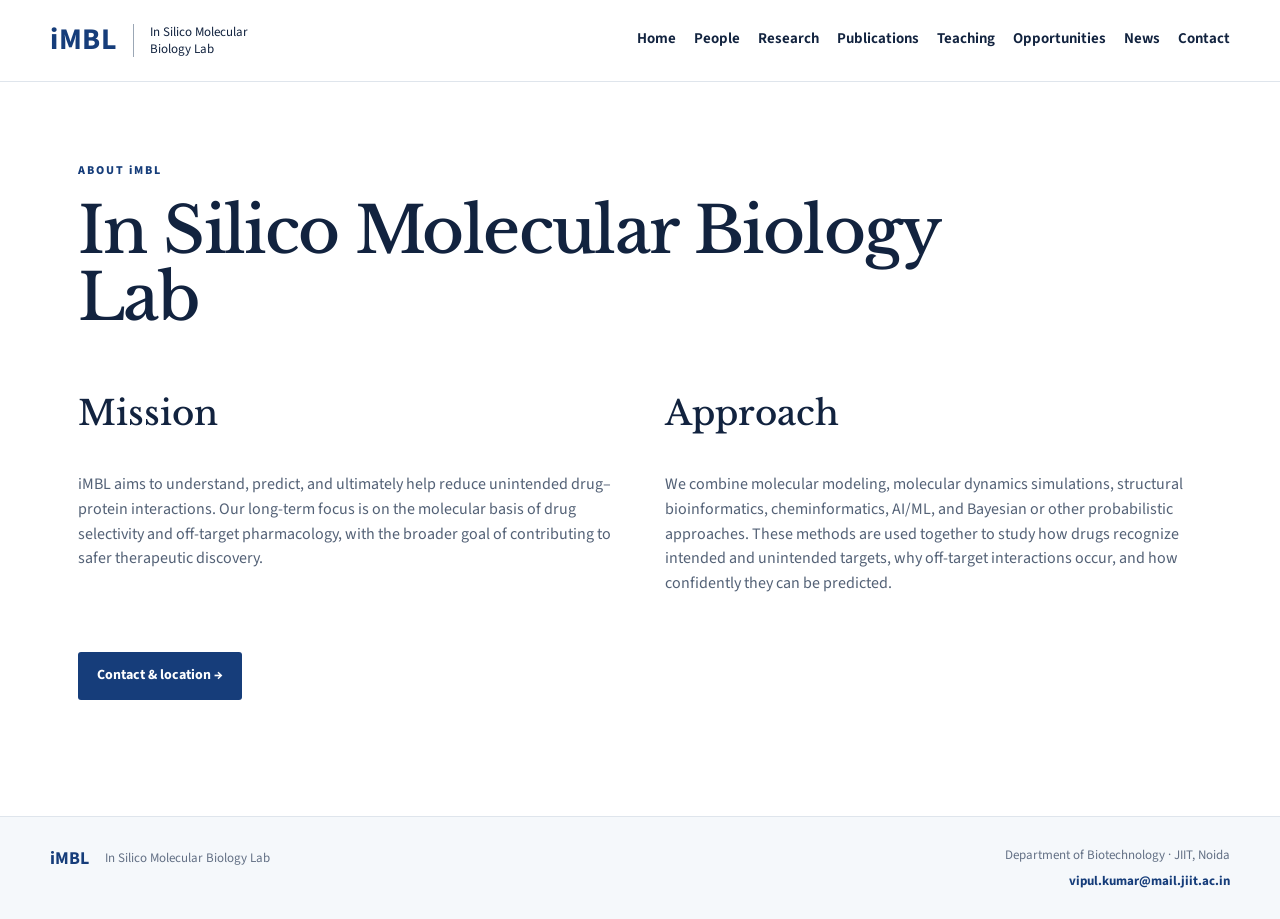
<file: about.html>
<!doctype html>
<html lang="en">
<head>
  <meta charset="utf-8">
  <meta name="viewport" content="width=device-width,initial-scale=1">
  <title>About | iMBL</title>
  <link rel="preconnect" href="https://fonts.googleapis.com">
  <link rel="preconnect" href="https://fonts.gstatic.com" crossorigin>
  <link href="https://fonts.googleapis.com/css2?family=Libre+Baskerville:wght@400;700&family=Source+Sans+3:wght@400;600;700&display=swap" rel="stylesheet">
  <link rel="stylesheet" href="assets/style.css?v=4.0">
</head>
<body>
<header>
  <a class="brand" href="index.html"><b>iMBL</b><span>In Silico Molecular<br>Biology Lab</span></a>
  <nav>
    <a href="index.html">Home</a>
    <a href="people.html">People</a>
    <a href="research.html">Research</a>
    <a href="publications.html">Publications</a>
    <a href="teaching.html">Teaching</a>
    <a href="opportunities.html">Opportunities</a>
    <a href="news.html">News</a>
    <a href="contact.html">Contact</a>
  </nav>
</header>
<main class="page">
  <p class="eyebrow">ABOUT iMBL</p>
  <h1>In Silico Molecular Biology Lab</h1>
  <div class="aboutgrid">
    <div>
      <h2>Mission</h2>
      <p>iMBL aims to understand, predict, and ultimately help reduce unintended drug–protein interactions. Our long-term focus is on the molecular basis of drug selectivity and off-target pharmacology, with the broader goal of contributing to safer therapeutic discovery.</p>
    </div>
    <div>
      <h2>Approach</h2>
      <p>We combine molecular modeling, molecular dynamics simulations, structural bioinformatics, cheminformatics, AI/ML, and Bayesian or other probabilistic approaches. These methods are used together to study how drugs recognize intended and unintended targets, why off-target interactions occur, and how confidently they can be predicted.</p>
    </div>
  </div>
  <p style="margin-top:40px"><a class="button" href="contact.html">Contact & location →</a></p>
</main>
<footer>
  <div class="footer-brand"><b>iMBL</b><span>In Silico Molecular Biology Lab</span></div>
  <div class="footer-contact">
    <span>Department of Biotechnology · JIIT, Noida</span>
    <a href="mailto:vipul.kumar@mail.jiit.ac.in">vipul.kumar@mail.jiit.ac.in</a>
  </div>
</footer>
</body>
</html>
</file>
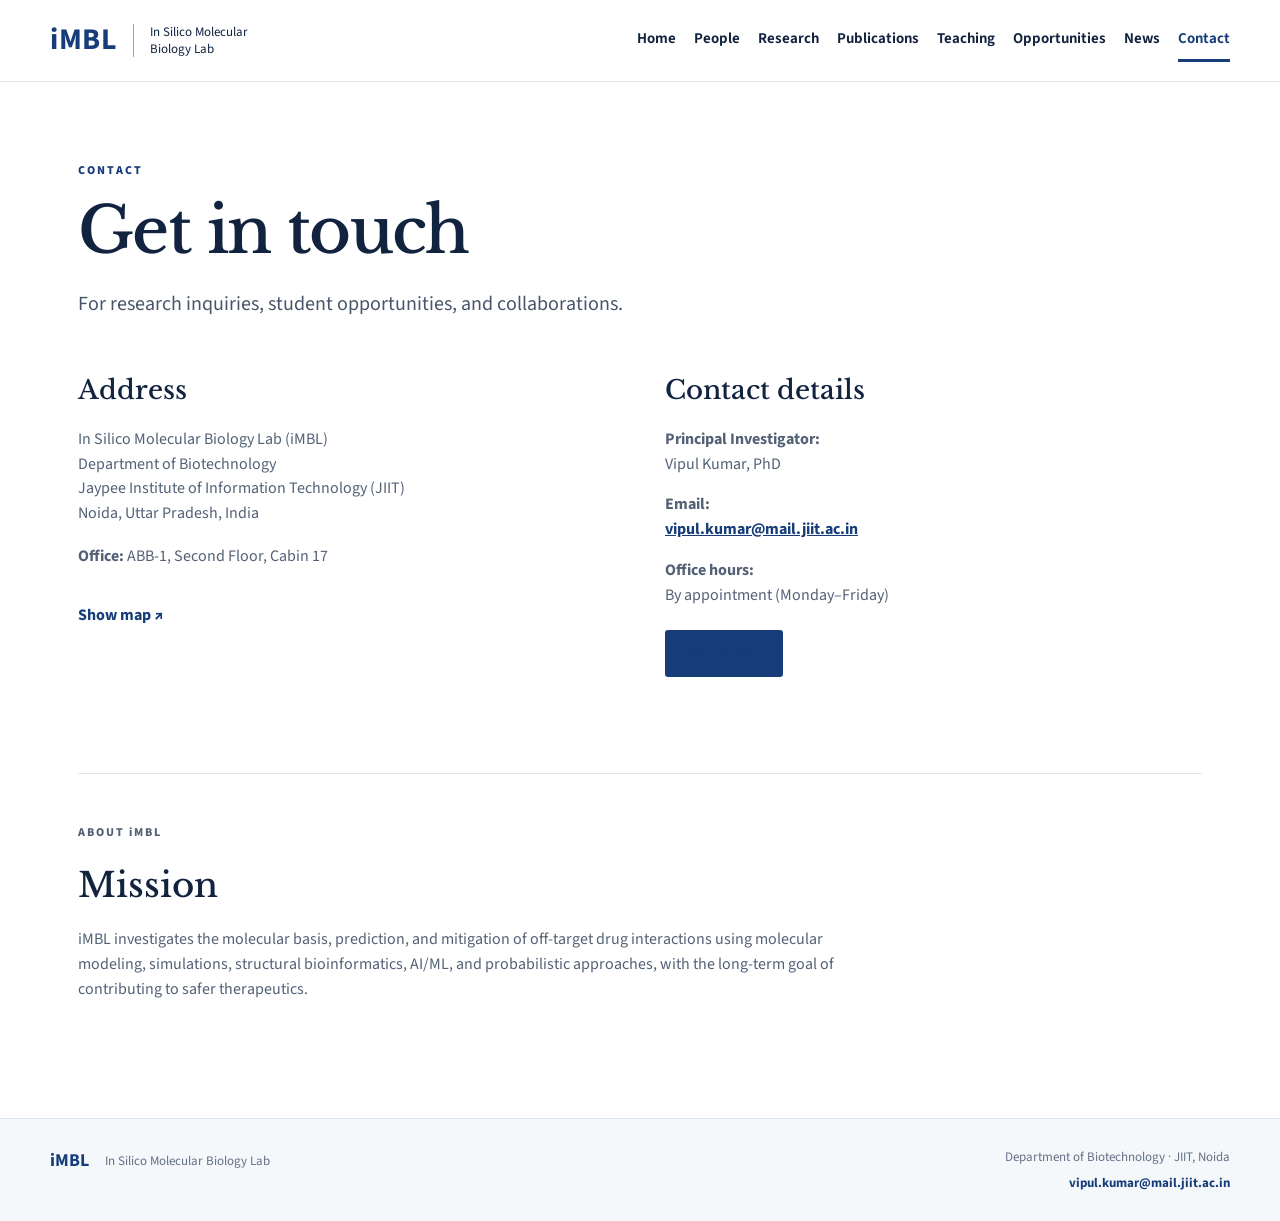
<file: contact.html>
<!doctype html>
<html lang="en">
<head>
  <meta charset="utf-8">
  <meta name="viewport" content="width=device-width,initial-scale=1">
  <title>Contact | iMBL</title>
  <link rel="preconnect" href="https://fonts.googleapis.com">
  <link rel="preconnect" href="https://fonts.gstatic.com" crossorigin>
  <link href="https://fonts.googleapis.com/css2?family=Libre+Baskerville:wght@400;700&family=Source+Sans+3:wght@400;600;700&display=swap" rel="stylesheet">
  <link href="assets/style.css?v=4.0" rel="stylesheet">
</head>
<body>
<header>
  <a class="brand" href="index.html"><b>iMBL</b><span>In Silico Molecular<br>Biology Lab</span></a>
  <nav>
    <a href="index.html">Home</a>
    <a href="people.html">People</a>
    <a href="research.html">Research</a>
    <a href="publications.html">Publications</a>
    <a href="teaching.html">Teaching</a>
    <a href="opportunities.html">Opportunities</a>
    <a href="news.html">News</a>
    <a class="active" href="contact.html">Contact</a>
  </nav>
</header>
<main class="page">
  <p class="eyebrow">CONTACT</p>
  <h1>Get in touch</h1>
  <p class="lead narrow">For research inquiries, student opportunities, and collaborations.</p>

  <div class="contact-grid">
    <div>
      <h2>Address</h2>
      <p>
        In Silico Molecular Biology Lab (iMBL)<br>
        Department of Biotechnology<br>
        Jaypee Institute of Information Technology (JIIT)<br>
        Noida, Uttar Pradesh, India
      </p>
      <p style="margin-top:18px"><strong>Office:</strong> ABB-1, Second Floor, Cabin 17</p>
      <a class="textlink map-note" href="https://www.google.com/maps/search/?api=1&query=Jaypee+Institute+of+Information+Technology+Noida" target="_blank" rel="noopener">Show map ↗</a>
    </div>
    <div>
      <h2>Contact details</h2>
      <p><strong>Principal Investigator:</strong><br>Vipul Kumar, PhD</p>
      <p><strong>Email:</strong><br><a href="mailto:vipul.kumar@mail.jiit.ac.in">vipul.kumar@mail.jiit.ac.in</a></p>
      <p><strong>Office hours:</strong><br>By appointment (Monday–Friday)</p>
      <p style="margin-top:22px"><a class="button" href="mailto:vipul.kumar@mail.jiit.ac.in">Send email →</a></p>
    </div>
  </div>

  <section class="team-block">
    <p class="eyebrow">ABOUT iMBL</p>
    <h2>Mission</h2>
    <p style="max-width:760px;color:#536176">iMBL investigates the molecular basis, prediction, and mitigation of off-target drug interactions using molecular modeling, simulations, structural bioinformatics, AI/ML, and probabilistic approaches, with the long-term goal of contributing to safer therapeutics.</p>
  </section>
</main>
<footer>
  <div class="footer-brand"><b>iMBL</b><span>In Silico Molecular Biology Lab</span></div>
  <div class="footer-contact">
    <span>Department of Biotechnology · JIIT, Noida</span>
    <a href="mailto:vipul.kumar@mail.jiit.ac.in">vipul.kumar@mail.jiit.ac.in</a>
  </div>
</footer>
</body>
</html>
</file>
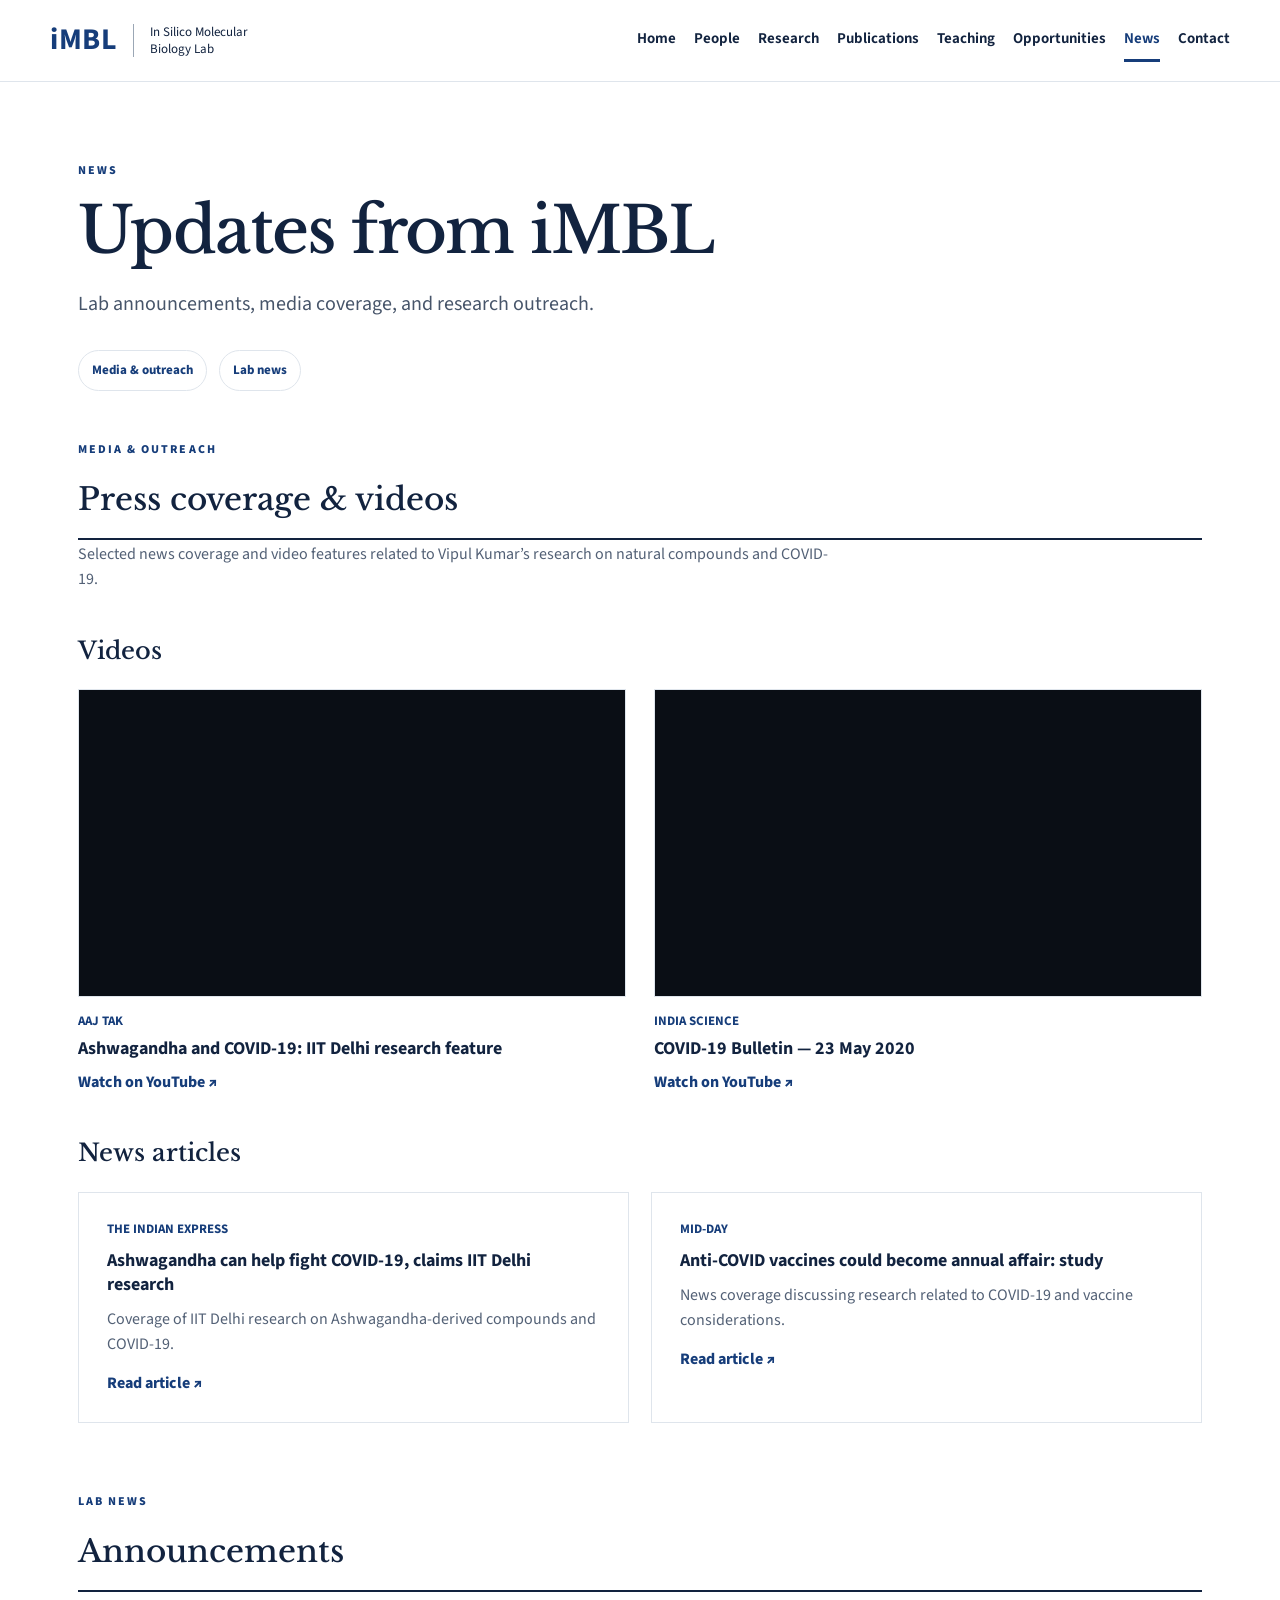
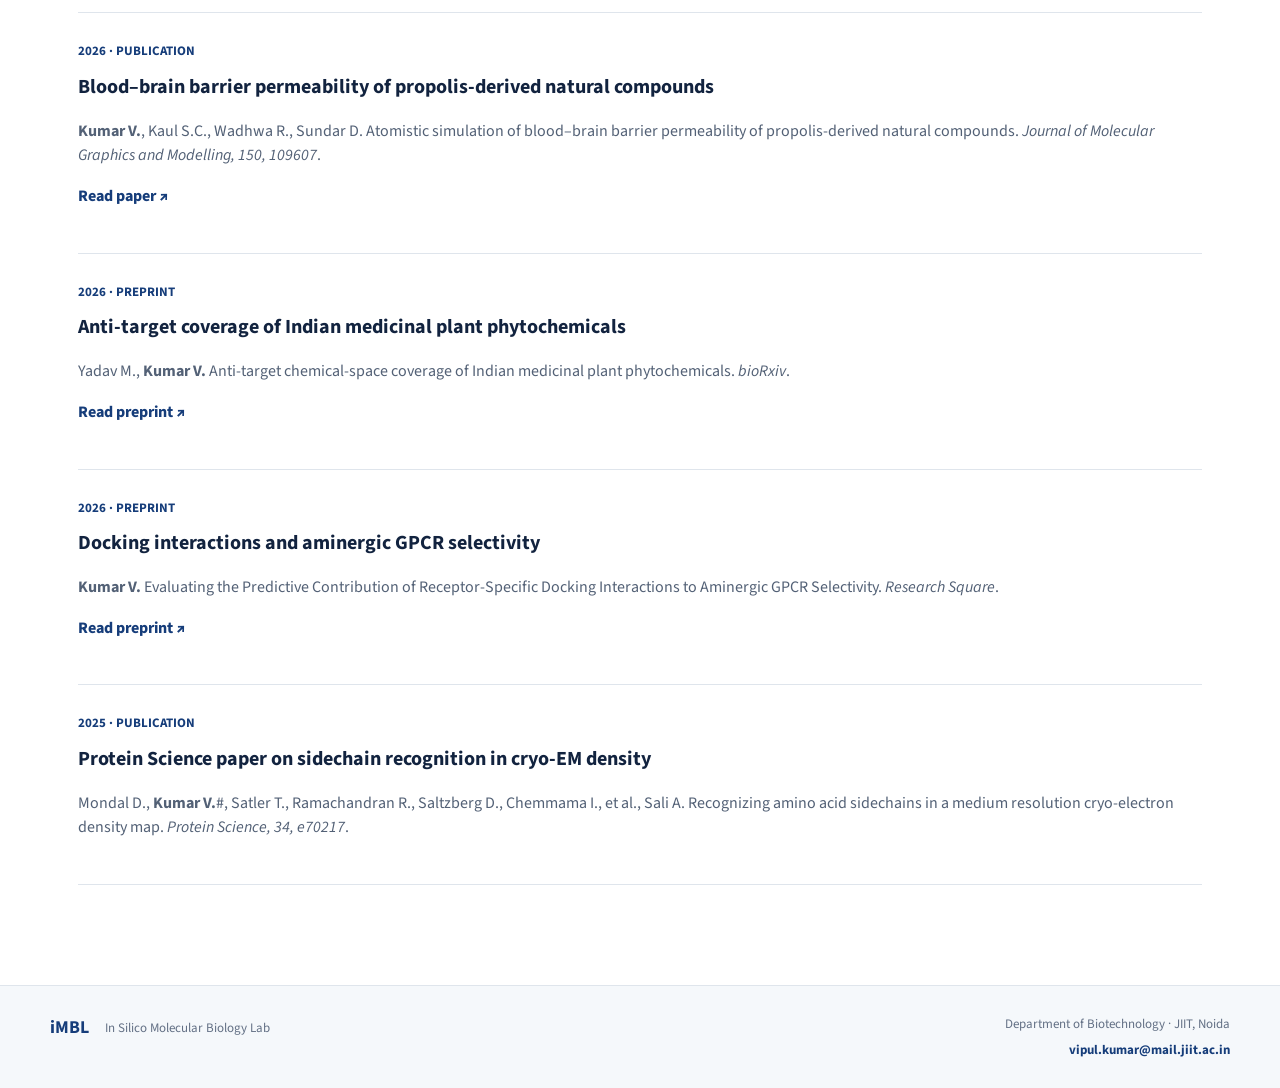
<file: news.html>
<!doctype html>
<html lang="en">
<head>
  <meta charset="utf-8">
  <meta name="viewport" content="width=device-width,initial-scale=1">
  <title>News | iMBL</title>
  <link rel="preconnect" href="https://fonts.googleapis.com">
  <link rel="preconnect" href="https://fonts.gstatic.com" crossorigin>
  <link href="https://fonts.googleapis.com/css2?family=Libre+Baskerville:wght@400;700&family=Source+Sans+3:wght@400;600;700&display=swap" rel="stylesheet">
  <link rel="stylesheet" href="assets/style.css?v=4.1">
</head>
<body>
<header>
  <a class="brand" href="index.html"><b>iMBL</b><span>In Silico Molecular<br>Biology Lab</span></a>
  <nav>
    <a href="index.html">Home</a>
    <a href="people.html">People</a>
    <a href="research.html">Research</a>
    <a href="publications.html">Publications</a>
    <a href="teaching.html">Teaching</a>
    <a href="opportunities.html">Opportunities</a>
    <a class="active" href="news.html">News</a>
    <a href="contact.html">Contact</a>
  </nav>
</header>
<main class="page">
  <p class="eyebrow">NEWS</p>
  <h1>Updates from iMBL</h1>
  <p class="lead narrow">Lab announcements, media coverage, and research outreach.</p>

  <div class="news-jump">
    <a href="#media">Media &amp; outreach</a>
    <a href="#lab-news">Lab news</a>
  </div>

  <section id="media" class="media-section">
    <div class="section-heading">
      <p class="eyebrow">MEDIA &amp; OUTREACH</p>
      <h2>Press coverage &amp; videos</h2>
    </div>
    <p class="media-intro">Selected news coverage and video features related to Vipul Kumar’s research on natural compounds and COVID-19.</p>

    <h3 class="media-subhead">Videos</h3>
    <div class="media-videos">
      <article class="media-video">
        <div class="video-frame">
          <iframe src="https://www.youtube.com/embed/BtKzm0uFxcA" title="Aaj Tak feature on Ashwagandha and COVID-19 research from IIT Delhi" allow="accelerometer; autoplay; clipboard-write; encrypted-media; gyroscope; picture-in-picture; web-share" allowfullscreen loading="lazy"></iframe>
        </div>
        <p class="meta">AAJ TAK</p>
        <h3>Ashwagandha and COVID-19: IIT Delhi research feature</h3>
        <p><a class="textlink" href="https://youtu.be/BtKzm0uFxcA?si=qMhgtQ8pmm2qA0To" target="_blank" rel="noopener">Watch on YouTube ↗</a></p>
      </article>
      <article class="media-video">
        <div class="video-frame">
          <iframe src="https://www.youtube.com/embed/d9udJXTvUi0?start=1" title="India Science COVID-19 Bulletin, 23 May 2020" allow="accelerometer; autoplay; clipboard-write; encrypted-media; gyroscope; picture-in-picture; web-share" allowfullscreen loading="lazy"></iframe>
        </div>
        <p class="meta">INDIA SCIENCE</p>
        <h3>COVID-19 Bulletin — 23 May 2020</h3>
        <p><a class="textlink" href="https://www.youtube.com/watch?v=d9udJXTvUi0&t=1s" target="_blank" rel="noopener">Watch on YouTube ↗</a></p>
      </article>
    </div>

    <h3 class="media-subhead">News articles</h3>
    <div class="media-articles">
      <article>
        <p class="meta">THE INDIAN EXPRESS</p>
        <h3>Ashwagandha can help fight COVID-19, claims IIT Delhi research</h3>
        <p>Coverage of IIT Delhi research on Ashwagandha-derived compounds and COVID-19.</p>
        <a class="textlink" href="https://indianexpress.com/article/education/ashwagandha-can-help-fight-covid-19-claims-iit-delhi-research-6415912/" target="_blank" rel="noopener">Read article ↗</a>
      </article>
      <article>
        <p class="meta">MID-DAY</p>
        <h3>Anti-COVID vaccines could become annual affair: study</h3>
        <p>News coverage discussing research related to COVID-19 and vaccine considerations.</p>
        <a class="textlink" href="https://origin.mid-day.com/mumbai/mumbai-news/article/anti-covid-vaccines-could-become-annual-affair-study-23163522" target="_blank" rel="noopener">Read article ↗</a>
      </article>
    </div>
  </section>

  <section id="lab-news" class="lab-news-section">
    <div class="section-heading">
      <p class="eyebrow">LAB NEWS</p>
      <h2>Announcements</h2>
    </div>
    <div class="news-list">
      <article>
        <p class="meta">2026 · PUBLICATION</p>
        <h3>Blood–brain barrier permeability of propolis-derived natural compounds</h3>
        <p><strong>Kumar V.</strong>, Kaul S.C., Wadhwa R., Sundar D. Atomistic simulation of blood–brain barrier permeability of propolis-derived natural compounds. <i>Journal of Molecular Graphics and Modelling, 150, 109607</i>.</p>
        <p><a class="textlink" href="https://doi.org/10.1016/j.jmgm.2026.109607" target="_blank" rel="noopener">Read paper ↗</a></p>
      </article>
      <article>
        <p class="meta">2026 · PREPRINT</p>
        <h3>Anti-target coverage of Indian medicinal plant phytochemicals</h3>
        <p>Yadav M., <strong>Kumar V.</strong> Anti-target chemical-space coverage of Indian medicinal plant phytochemicals. <i>bioRxiv</i>.</p>
        <p><a class="textlink" href="https://doi.org/10.64898/2026.10.04.756602" target="_blank" rel="noopener">Read preprint ↗</a></p>
      </article>
      <article>
        <p class="meta">2026 · PREPRINT</p>
        <h3>Docking interactions and aminergic GPCR selectivity</h3>
        <p><strong>Kumar V.</strong> Evaluating the Predictive Contribution of Receptor-Specific Docking Interactions to Aminergic GPCR Selectivity. <i>Research Square</i>.</p>
        <p><a class="textlink" href="https://doi.org/10.21203/rs.3.rs-11374842/v1" target="_blank" rel="noopener">Read preprint ↗</a></p>
      </article>
      <article>
        <p class="meta">2025 · PUBLICATION</p>
        <h3>Protein Science paper on sidechain recognition in cryo-EM density</h3>
        <p>Mondal D., <strong>Kumar V.</strong>#, Satler T., Ramachandran R., Saltzberg D., Chemmama I., et al., Sali A. Recognizing amino acid sidechains in a medium resolution cryo-electron density map. <i>Protein Science, 34, e70217</i>.</p>
      </article>
    </div>
  </section>
</main>
<footer>
  <div class="footer-brand"><b>iMBL</b><span>In Silico Molecular Biology Lab</span></div>
  <div class="footer-contact">
    <span>Department of Biotechnology · JIIT, Noida</span>
    <a href="mailto:vipul.kumar@mail.jiit.ac.in">vipul.kumar@mail.jiit.ac.in</a>
  </div>
</footer>
</body>
</html>
</file>
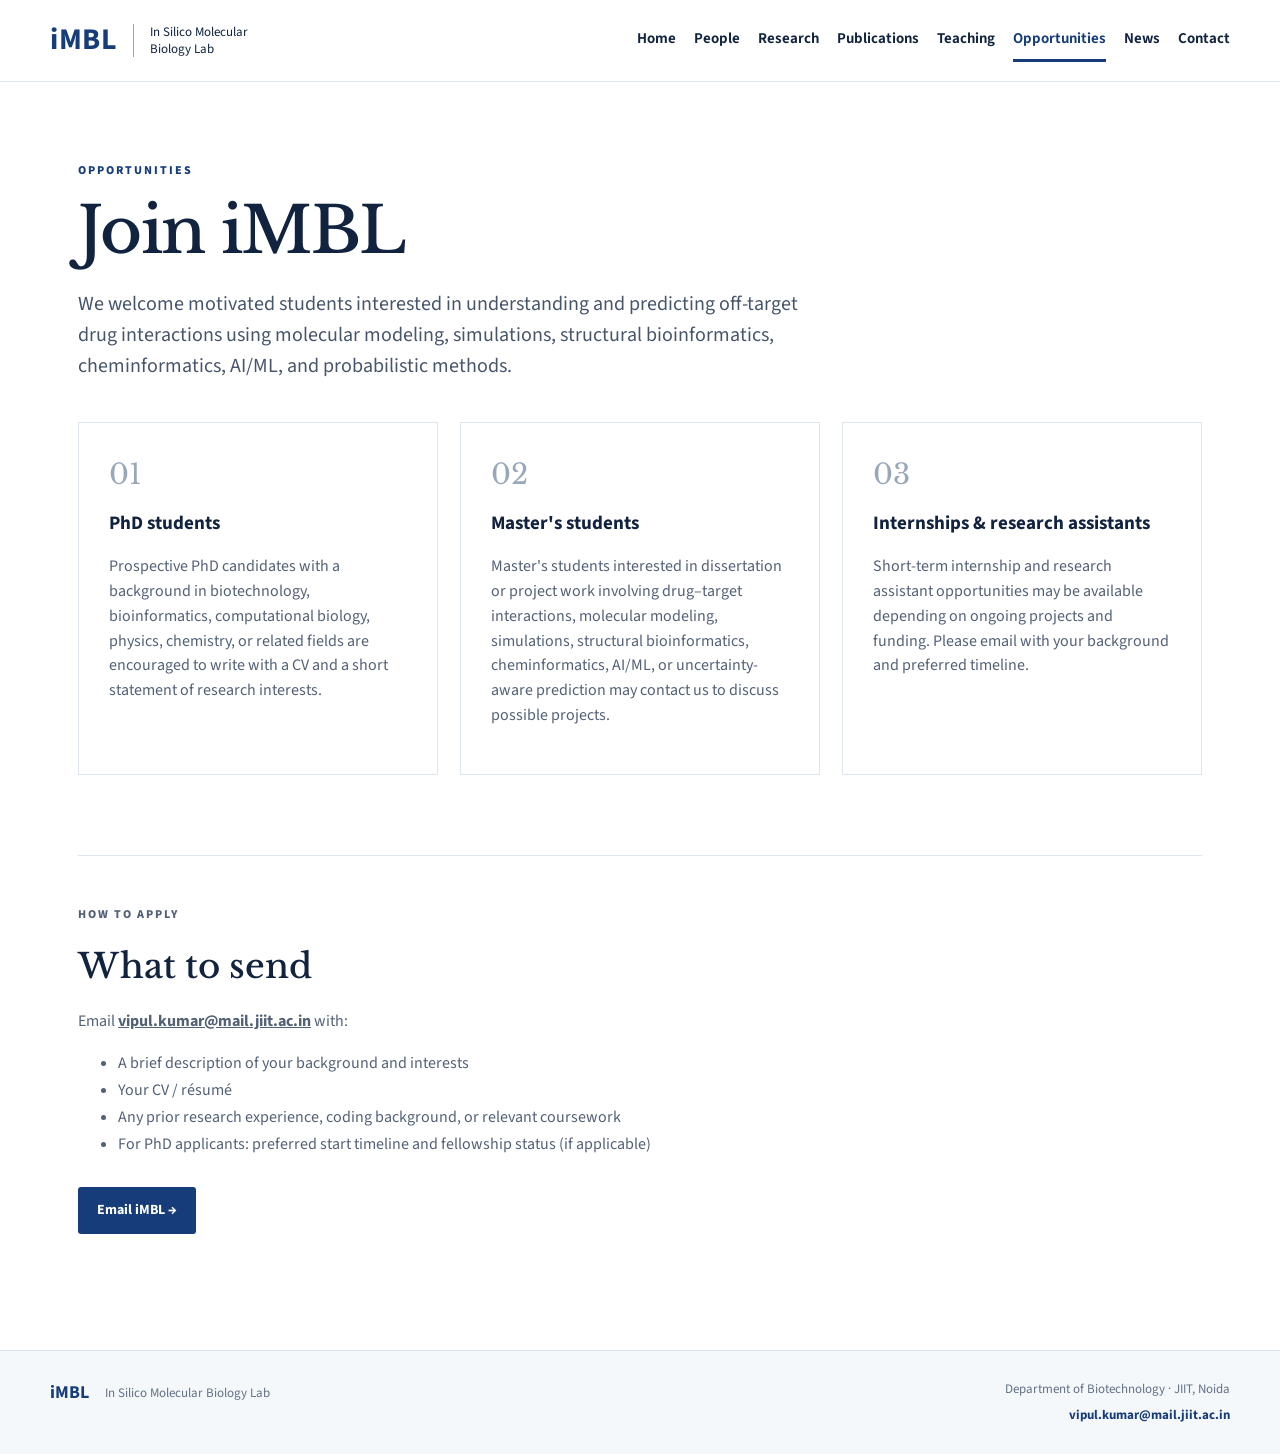
<file: opportunities.html>
<!doctype html>
<html lang="en">
<head>
  <meta charset="utf-8">
  <meta name="viewport" content="width=device-width,initial-scale=1">
  <title>Opportunities | iMBL</title>
  <link rel="preconnect" href="https://fonts.googleapis.com">
  <link rel="preconnect" href="https://fonts.gstatic.com" crossorigin>
  <link href="https://fonts.googleapis.com/css2?family=Libre+Baskerville:wght@400;700&family=Source+Sans+3:wght@400;600;700&display=swap" rel="stylesheet">
  <link rel="stylesheet" href="assets/style.css?v=4.0">
</head>
<body>
<header>
  <a class="brand" href="index.html"><b>iMBL</b><span>In Silico Molecular<br>Biology Lab</span></a>
  <nav>
    <a href="index.html">Home</a>
    <a href="people.html">People</a>
    <a href="research.html">Research</a>
    <a href="publications.html">Publications</a>
    <a href="teaching.html">Teaching</a>
    <a class="active" href="opportunities.html">Opportunities</a>
    <a href="news.html">News</a>
    <a href="contact.html">Contact</a>
  </nav>
</header>
<main class="page">
  <p class="eyebrow">OPPORTUNITIES</p>
  <h1>Join iMBL</h1>
  <p class="lead narrow">We welcome motivated students interested in understanding and predicting off-target drug interactions using molecular modeling, simulations, structural bioinformatics, cheminformatics, AI/ML, and probabilistic methods.</p>

  <div class="cards three">
    <article>
      <div class="num">01</div>
      <h3>PhD students</h3>
      <p>Prospective PhD candidates with a background in biotechnology, bioinformatics, computational biology, physics, chemistry, or related fields are encouraged to write with a CV and a short statement of research interests.</p>
    </article>
    <article>
      <div class="num">02</div>
      <h3>Master's students</h3>
      <p>Master's students interested in dissertation or project work involving drug–target interactions, molecular modeling, simulations, structural bioinformatics, cheminformatics, AI/ML, or uncertainty-aware prediction may contact us to discuss possible projects.</p>
    </article>
    <article>
      <div class="num">03</div>
      <h3>Internships & research assistants</h3>
      <p>Short-term internship and research assistant opportunities may be available depending on ongoing projects and funding. Please email with your background and preferred timeline.</p>
    </article>
  </div>

  <section class="team-block">
    <p class="eyebrow">HOW TO APPLY</p>
    <h2>What to send</h2>
    <p>Email <a href="mailto:vipul.kumar@mail.jiit.ac.in"><strong>vipul.kumar@mail.jiit.ac.in</strong></a> with:</p>
    <ul style="color:#536176;line-height:1.7;max-width:720px">
      <li>A brief description of your background and interests</li>
      <li>Your CV / résumé</li>
      <li>Any prior research experience, coding background, or relevant coursework</li>
      <li>For PhD applicants: preferred start timeline and fellowship status (if applicable)</li>
    </ul>
    <p style="margin-top:28px"><a class="button" href="mailto:vipul.kumar@mail.jiit.ac.in">Email iMBL →</a></p>
  </section>
</main>
<footer>
  <div class="footer-brand"><b>iMBL</b><span>In Silico Molecular Biology Lab</span></div>
  <div class="footer-contact">
    <span>Department of Biotechnology · JIIT, Noida</span>
    <a href="mailto:vipul.kumar@mail.jiit.ac.in">vipul.kumar@mail.jiit.ac.in</a>
  </div>
</footer>
</body>
</html>
</file>
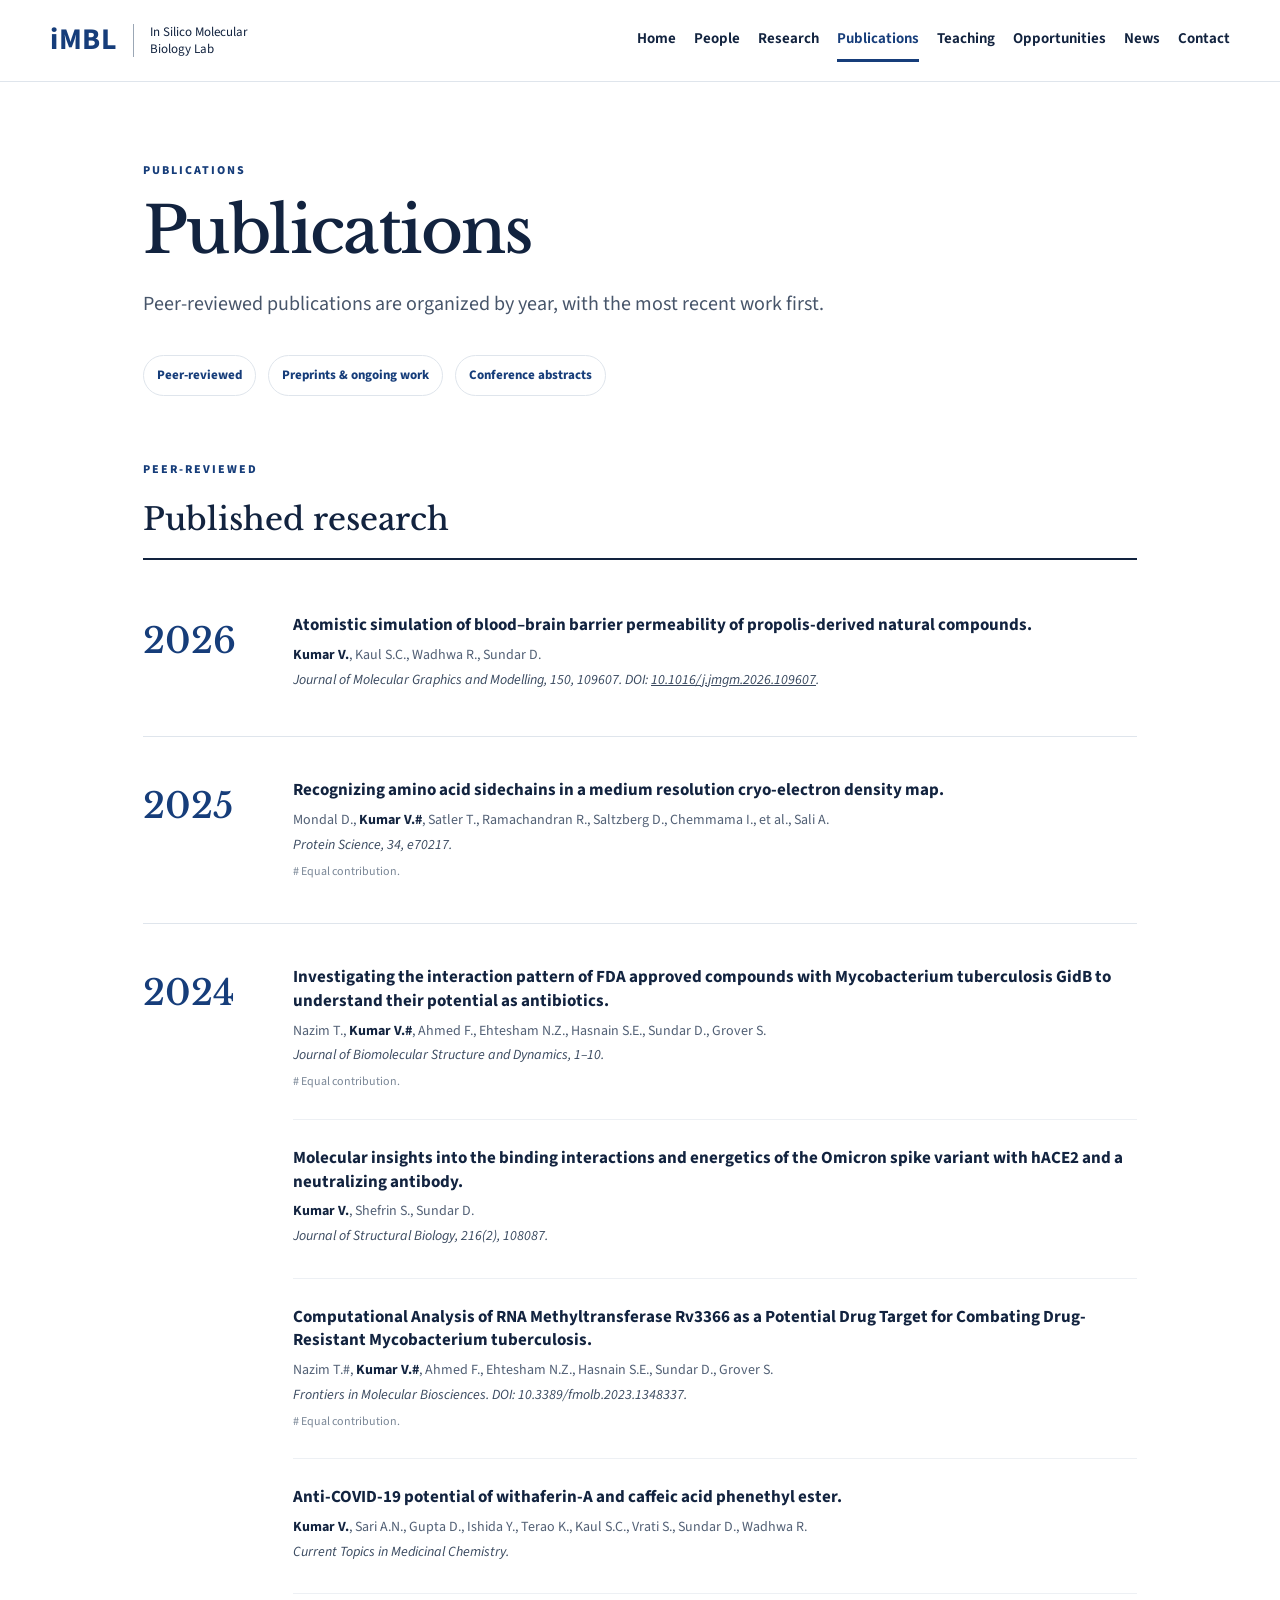
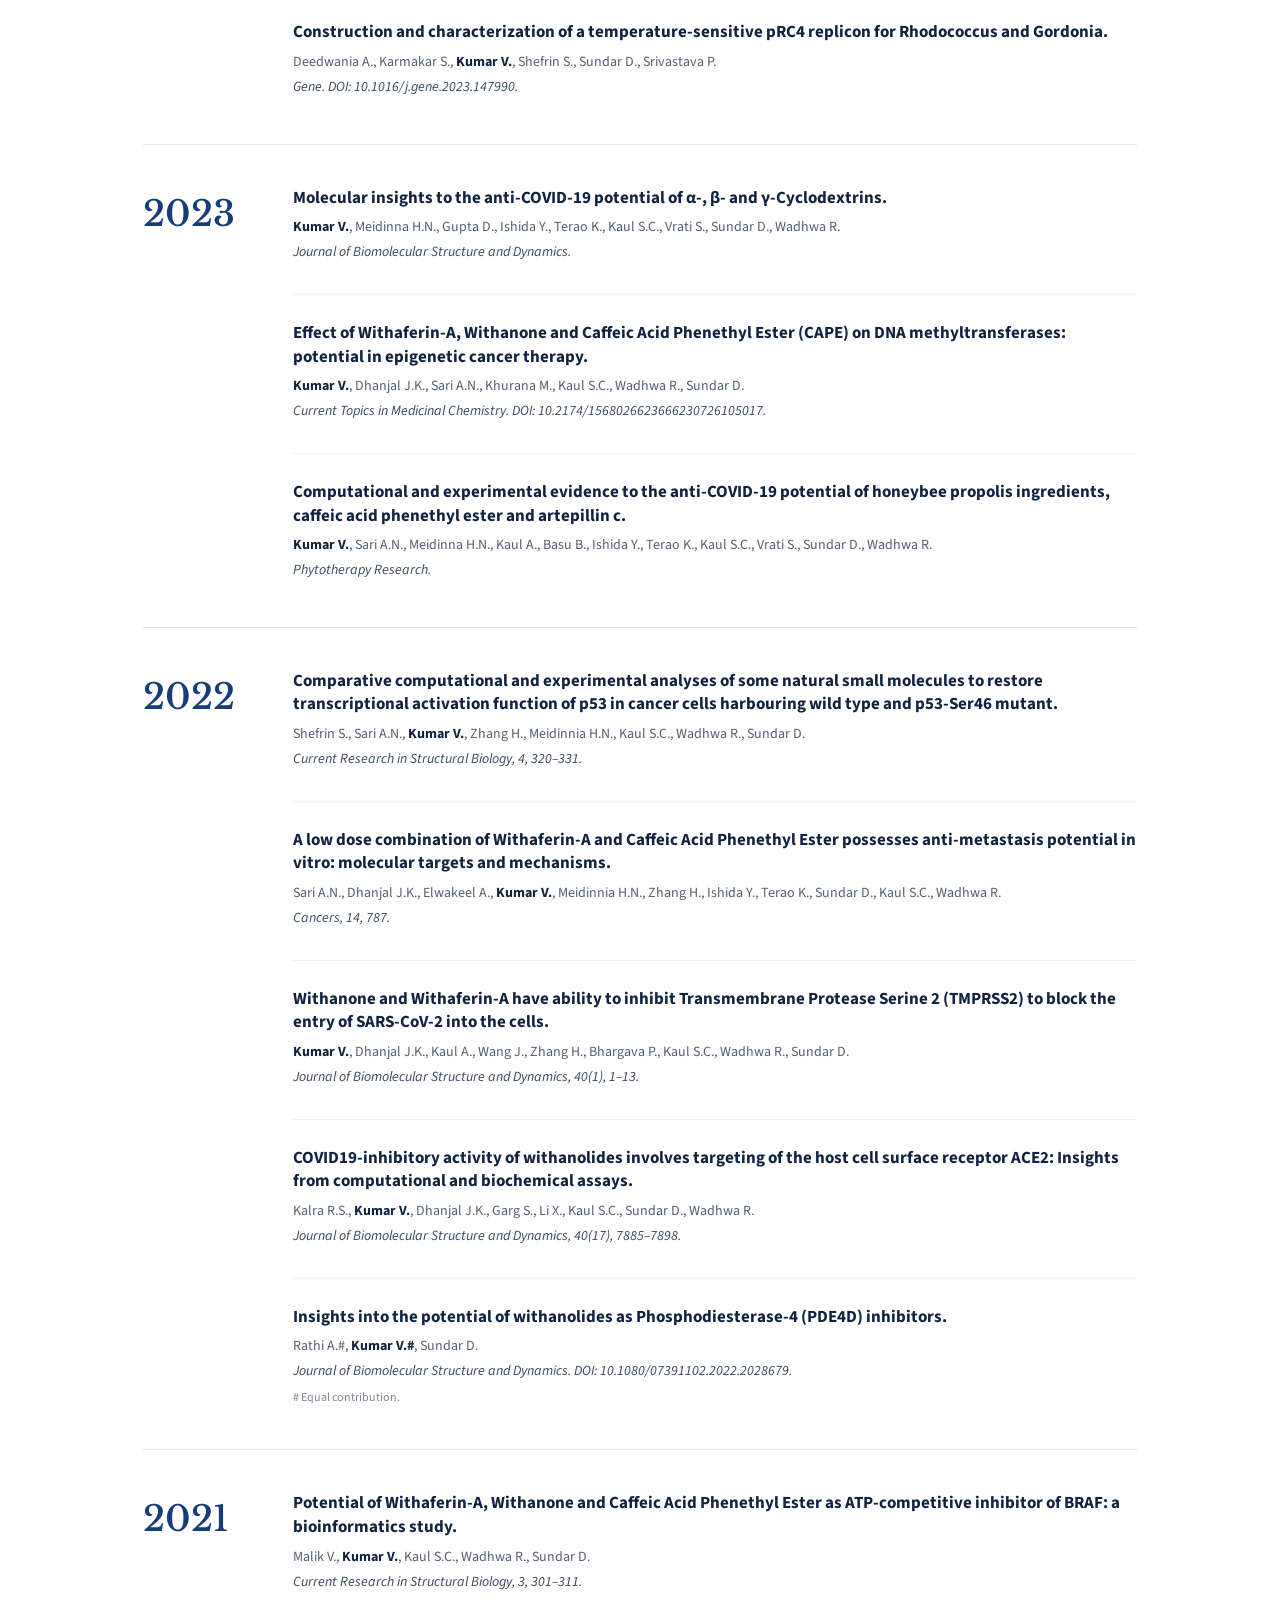
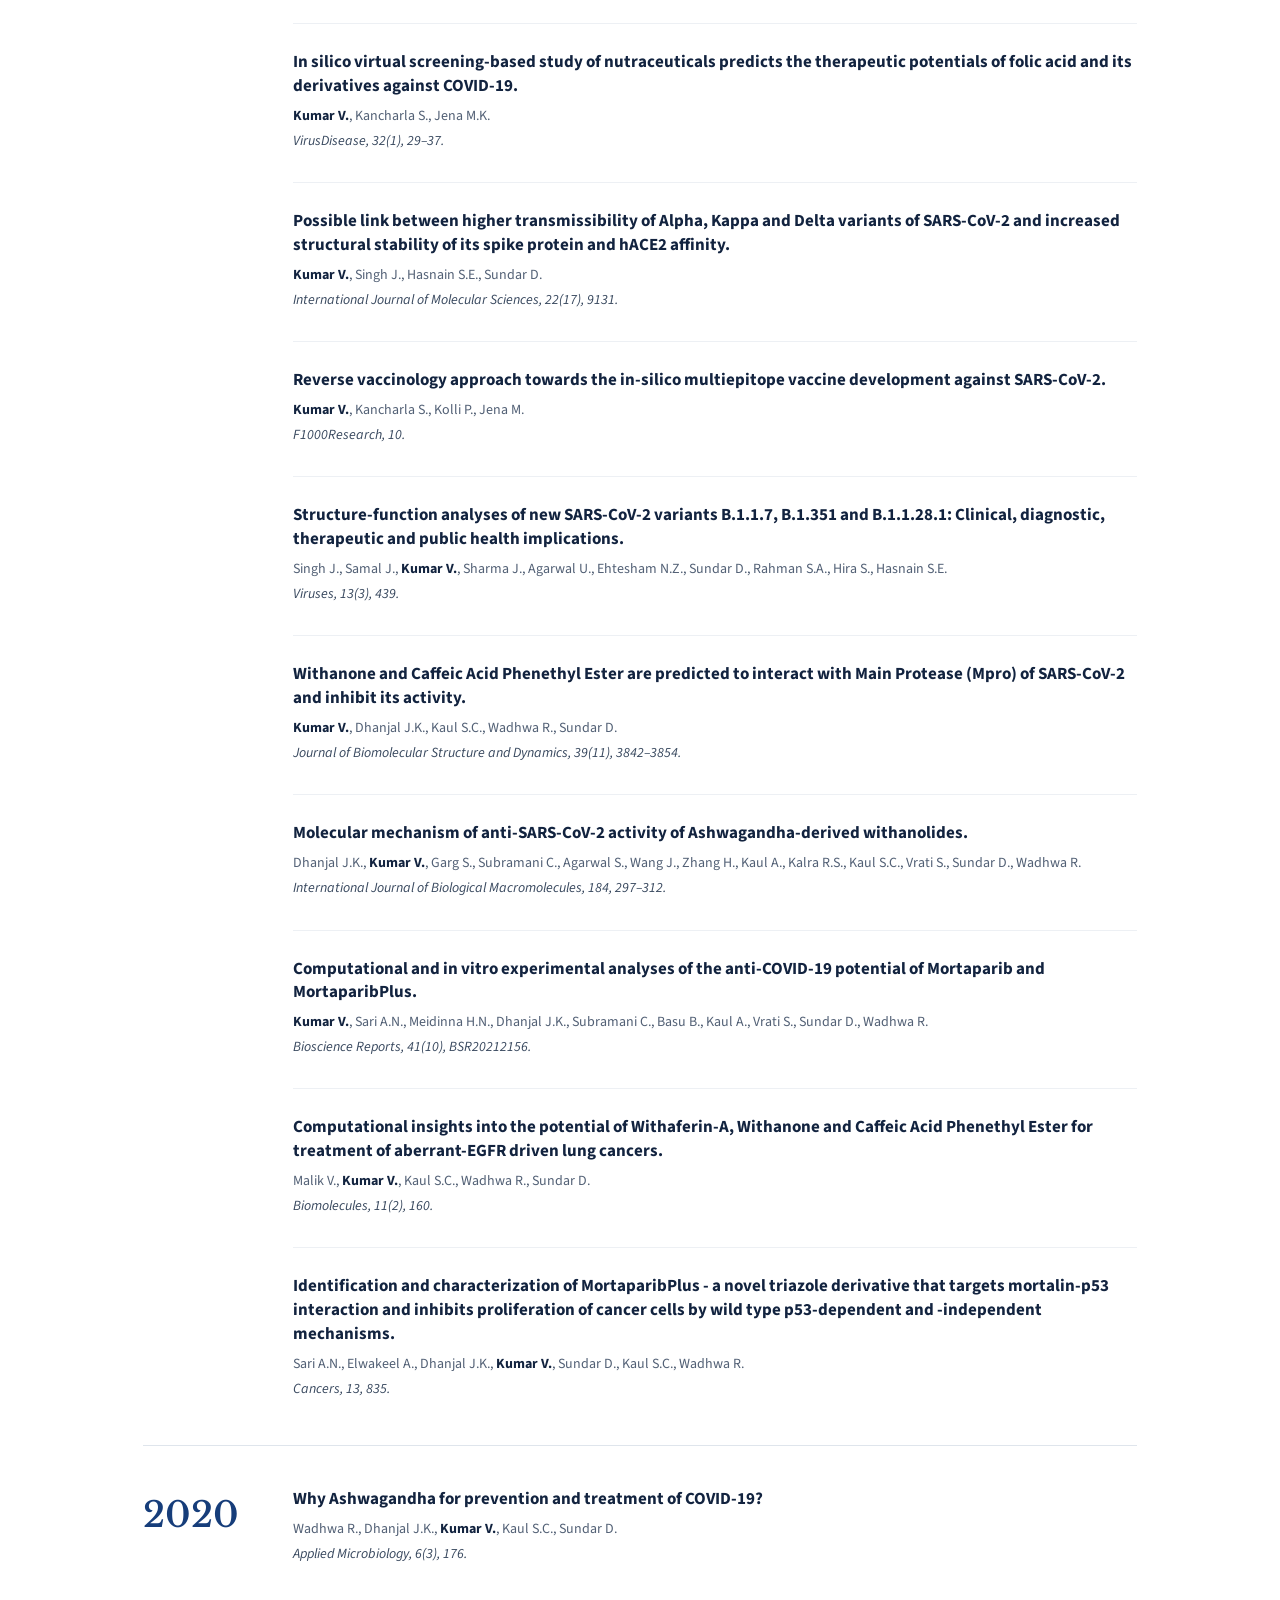
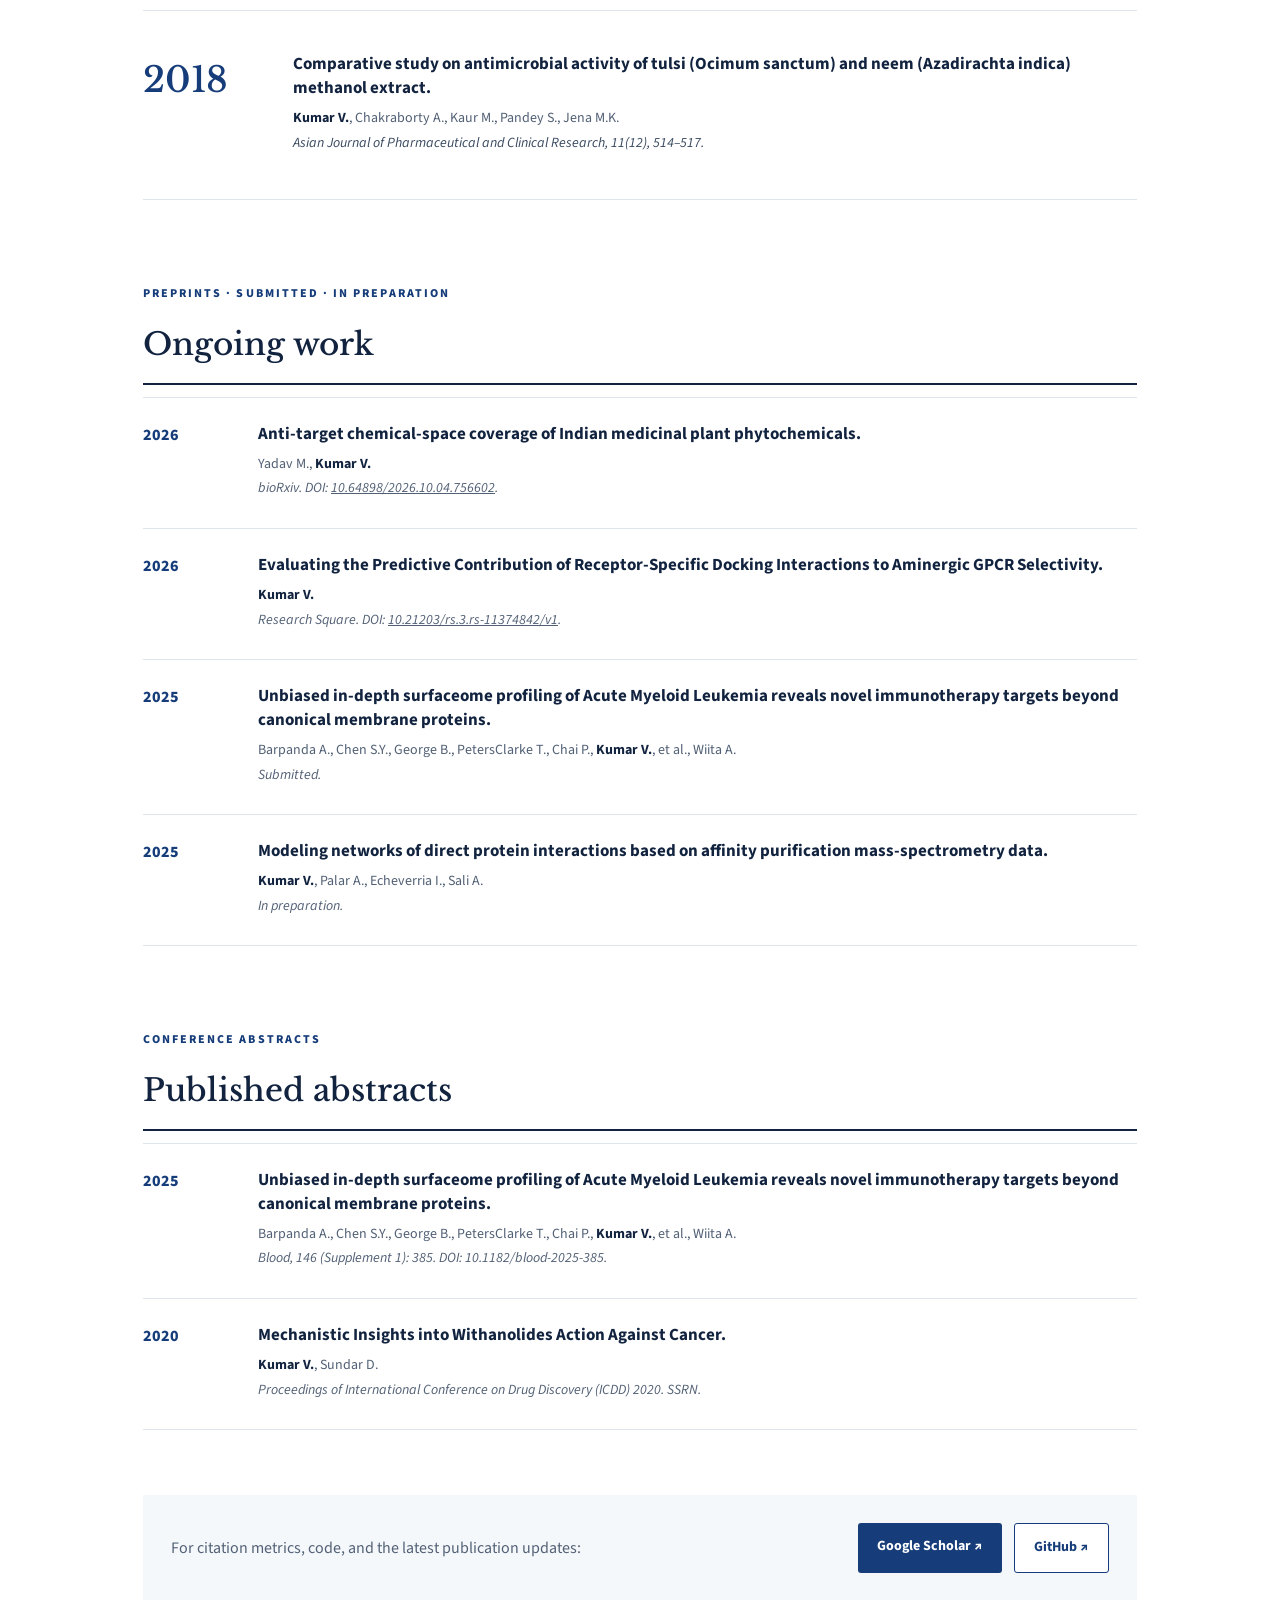
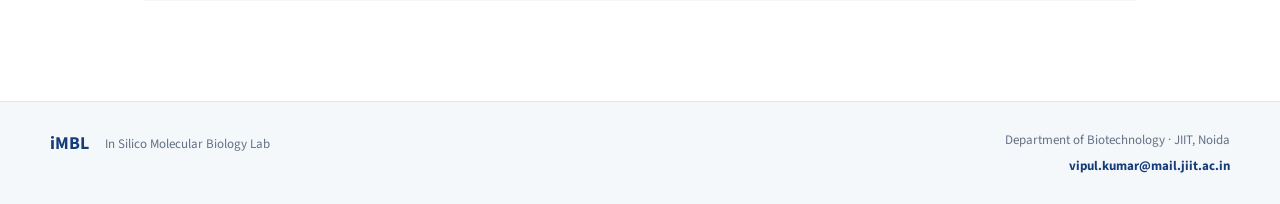
<file: publications.html>
<!doctype html>
<html lang="en"><head><meta charset="utf-8"><meta name="viewport" content="width=device-width,initial-scale=1">
<title>Publications | iMBL</title>
<link rel="preconnect" href="https://fonts.googleapis.com">
<link rel="preconnect" href="https://fonts.gstatic.com" crossorigin>
<link href="https://fonts.googleapis.com/css2?family=Libre+Baskerville:wght@400;700&family=Source+Sans+3:wght@400;600;700&display=swap" rel="stylesheet">
<link rel="stylesheet" href="assets/style.css?v=4.4"></head>
<body><header><a class="brand" href="index.html"><b>iMBL</b><span>In Silico Molecular<br>Biology Lab</span></a>
<nav>
  <a href="index.html">Home</a>
  <a href="people.html">People</a>
  <a href="research.html">Research</a>
  <a class="active" href="publications.html">Publications</a>
  <a href="teaching.html">Teaching</a>
  <a href="opportunities.html">Opportunities</a>
  <a href="news.html">News</a>
  <a href="contact.html">Contact</a>
</nav></header>
<main class="page publications-page">
<p class="eyebrow">PUBLICATIONS</p><h1>Publications</h1>
<p class="lead narrow">Peer-reviewed publications are organized by year, with the most recent work first.</p>
<div class="pub-jump"><a href="#peer-reviewed">Peer-reviewed</a><a href="#preprints">Preprints & ongoing work</a><a href="#abstracts">Conference abstracts</a></div>

<section id="peer-reviewed" class="publication-section">
<div class="section-heading"><p class="eyebrow">PEER-REVIEWED</p><h2>Published research</h2></div>
<section class="pub-year"><h2>2026</h2><div class="pub-year-list"><article class="pub-entry"><h3>Atomistic simulation of blood–brain barrier permeability of propolis-derived natural compounds.</h3><p class="pub-authors"><strong>Kumar V.</strong>, Kaul S.C., Wadhwa R., Sundar D.</p><p class="pub-venue"><i>Journal of Molecular Graphics and Modelling, 150, 109607. DOI: <a href="https://doi.org/10.1016/j.jmgm.2026.109607">10.1016/j.jmgm.2026.109607</a>.</i></p></article></div></section><section class="pub-year"><h2>2025</h2><div class="pub-year-list"><article class="pub-entry"><h3>Recognizing amino acid sidechains in a medium resolution cryo-electron density map.</h3><p class="pub-authors">Mondal D., <strong><strong>Kumar V.</strong>#</strong>, Satler T., Ramachandran R., Saltzberg D., Chemmama I., et al., Sali A.</p><p class="pub-venue"><i>Protein Science, 34, e70217.</i></p><div class="pub-note"># Equal contribution.</div></article></div></section><section class="pub-year"><h2>2024</h2><div class="pub-year-list"><article class="pub-entry"><h3>Investigating the interaction pattern of FDA approved compounds with Mycobacterium tuberculosis GidB to understand their potential as antibiotics.</h3><p class="pub-authors">Nazim T., <strong><strong>Kumar V.</strong>#</strong>, Ahmed F., Ehtesham N.Z., Hasnain S.E., Sundar D., Grover S.</p><p class="pub-venue"><i>Journal of Biomolecular Structure and Dynamics, 1–10.</i></p><div class="pub-note"># Equal contribution.</div></article><article class="pub-entry"><h3>Molecular insights into the binding interactions and energetics of the Omicron spike variant with hACE2 and a neutralizing antibody.</h3><p class="pub-authors"><strong>Kumar V.</strong>, Shefrin S., Sundar D.</p><p class="pub-venue"><i>Journal of Structural Biology, 216(2), 108087.</i></p></article><article class="pub-entry"><h3>Computational Analysis of RNA Methyltransferase Rv3366 as a Potential Drug Target for Combating Drug-Resistant Mycobacterium tuberculosis.</h3><p class="pub-authors">Nazim T.#, <strong><strong>Kumar V.</strong>#</strong>, Ahmed F., Ehtesham N.Z., Hasnain S.E., Sundar D., Grover S.</p><p class="pub-venue"><i>Frontiers in Molecular Biosciences. DOI: 10.3389/fmolb.2023.1348337.</i></p><div class="pub-note"># Equal contribution.</div></article><article class="pub-entry"><h3>Anti-COVID-19 potential of withaferin-A and caffeic acid phenethyl ester.</h3><p class="pub-authors"><strong>Kumar V.</strong>, Sari A.N., Gupta D., Ishida Y., Terao K., Kaul S.C., Vrati S., Sundar D., Wadhwa R.</p><p class="pub-venue"><i>Current Topics in Medicinal Chemistry.</i></p></article><article class="pub-entry"><h3>Construction and characterization of a temperature-sensitive pRC4 replicon for Rhodococcus and Gordonia.</h3><p class="pub-authors">Deedwania A., Karmakar S., <strong>Kumar V.</strong>, Shefrin S., Sundar D., Srivastava P.</p><p class="pub-venue"><i>Gene. DOI: 10.1016/j.gene.2023.147990.</i></p></article></div></section><section class="pub-year"><h2>2023</h2><div class="pub-year-list"><article class="pub-entry"><h3>Molecular insights to the anti-COVID-19 potential of α-, β- and γ-Cyclodextrins.</h3><p class="pub-authors"><strong>Kumar V.</strong>, Meidinna H.N., Gupta D., Ishida Y., Terao K., Kaul S.C., Vrati S., Sundar D., Wadhwa R.</p><p class="pub-venue"><i>Journal of Biomolecular Structure and Dynamics.</i></p></article><article class="pub-entry"><h3>Effect of Withaferin-A, Withanone and Caffeic Acid Phenethyl Ester (CAPE) on DNA methyltransferases: potential in epigenetic cancer therapy.</h3><p class="pub-authors"><strong>Kumar V.</strong>, Dhanjal J.K., Sari A.N., Khurana M., Kaul S.C., Wadhwa R., Sundar D.</p><p class="pub-venue"><i>Current Topics in Medicinal Chemistry. DOI: 10.2174/1568026623666230726105017.</i></p></article><article class="pub-entry"><h3>Computational and experimental evidence to the anti-COVID-19 potential of honeybee propolis ingredients, caffeic acid phenethyl ester and artepillin c.</h3><p class="pub-authors"><strong>Kumar V.</strong>, Sari A.N., Meidinna H.N., Kaul A., Basu B., Ishida Y., Terao K., Kaul S.C., Vrati S., Sundar D., Wadhwa R.</p><p class="pub-venue"><i>Phytotherapy Research.</i></p></article></div></section><section class="pub-year"><h2>2022</h2><div class="pub-year-list"><article class="pub-entry"><h3>Comparative computational and experimental analyses of some natural small molecules to restore transcriptional activation function of p53 in cancer cells harbouring wild type and p53-Ser46 mutant.</h3><p class="pub-authors">Shefrin S., Sari A.N., <strong>Kumar V.</strong>, Zhang H., Meidinnia H.N., Kaul S.C., Wadhwa R., Sundar D.</p><p class="pub-venue"><i>Current Research in Structural Biology, 4, 320–331.</i></p></article><article class="pub-entry"><h3>A low dose combination of Withaferin-A and Caffeic Acid Phenethyl Ester possesses anti-metastasis potential in vitro: molecular targets and mechanisms.</h3><p class="pub-authors">Sari A.N., Dhanjal J.K., Elwakeel A., <strong>Kumar V.</strong>, Meidinnia H.N., Zhang H., Ishida Y., Terao K., Sundar D., Kaul S.C., Wadhwa R.</p><p class="pub-venue"><i>Cancers, 14, 787.</i></p></article><article class="pub-entry"><h3>Withanone and Withaferin-A have ability to inhibit Transmembrane Protease Serine 2 (TMPRSS2) to block the entry of SARS-CoV-2 into the cells.</h3><p class="pub-authors"><strong>Kumar V.</strong>, Dhanjal J.K., Kaul A., Wang J., Zhang H., Bhargava P., Kaul S.C., Wadhwa R., Sundar D.</p><p class="pub-venue"><i>Journal of Biomolecular Structure and Dynamics, 40(1), 1–13.</i></p></article><article class="pub-entry"><h3>COVID19-inhibitory activity of withanolides involves targeting of the host cell surface receptor ACE2: Insights from computational and biochemical assays.</h3><p class="pub-authors">Kalra R.S., <strong>Kumar V.</strong>, Dhanjal J.K., Garg S., Li X., Kaul S.C., Sundar D., Wadhwa R.</p><p class="pub-venue"><i>Journal of Biomolecular Structure and Dynamics, 40(17), 7885–7898.</i></p></article><article class="pub-entry"><h3>Insights into the potential of withanolides as Phosphodiesterase-4 (PDE4D) inhibitors.</h3><p class="pub-authors">Rathi A.#, <strong><strong>Kumar V.</strong>#</strong>, Sundar D.</p><p class="pub-venue"><i>Journal of Biomolecular Structure and Dynamics. DOI: 10.1080/07391102.2022.2028679.</i></p><div class="pub-note"># Equal contribution.</div></article></div></section><section class="pub-year"><h2>2021</h2><div class="pub-year-list"><article class="pub-entry"><h3>Potential of Withaferin-A, Withanone and Caffeic Acid Phenethyl Ester as ATP-competitive inhibitor of BRAF: a bioinformatics study.</h3><p class="pub-authors">Malik V., <strong>Kumar V.</strong>, Kaul S.C., Wadhwa R., Sundar D.</p><p class="pub-venue"><i>Current Research in Structural Biology, 3, 301–311.</i></p></article><article class="pub-entry"><h3>In silico virtual screening-based study of nutraceuticals predicts the therapeutic potentials of folic acid and its derivatives against COVID-19.</h3><p class="pub-authors"><strong>Kumar V.</strong>, Kancharla S., Jena M.K.</p><p class="pub-venue"><i>VirusDisease, 32(1), 29–37.</i></p></article><article class="pub-entry"><h3>Possible link between higher transmissibility of Alpha, Kappa and Delta variants of SARS-CoV-2 and increased structural stability of its spike protein and hACE2 affinity.</h3><p class="pub-authors"><strong>Kumar V.</strong>, Singh J., Hasnain S.E., Sundar D.</p><p class="pub-venue"><i>International Journal of Molecular Sciences, 22(17), 9131.</i></p></article><article class="pub-entry"><h3>Reverse vaccinology approach towards the in-silico multiepitope vaccine development against SARS-CoV-2.</h3><p class="pub-authors"><strong>Kumar V.</strong>, Kancharla S., Kolli P., Jena M.</p><p class="pub-venue"><i>F1000Research, 10.</i></p></article><article class="pub-entry"><h3>Structure-function analyses of new SARS-CoV-2 variants B.1.1.7, B.1.351 and B.1.1.28.1: Clinical, diagnostic, therapeutic and public health implications.</h3><p class="pub-authors">Singh J., Samal J., <strong>Kumar V.</strong>, Sharma J., Agarwal U., Ehtesham N.Z., Sundar D., Rahman S.A., Hira S., Hasnain S.E.</p><p class="pub-venue"><i>Viruses, 13(3), 439.</i></p></article><article class="pub-entry"><h3>Withanone and Caffeic Acid Phenethyl Ester are predicted to interact with Main Protease (Mpro) of SARS-CoV-2 and inhibit its activity.</h3><p class="pub-authors"><strong>Kumar V.</strong>, Dhanjal J.K., Kaul S.C., Wadhwa R., Sundar D.</p><p class="pub-venue"><i>Journal of Biomolecular Structure and Dynamics, 39(11), 3842–3854.</i></p></article><article class="pub-entry"><h3>Molecular mechanism of anti-SARS-CoV-2 activity of Ashwagandha-derived withanolides.</h3><p class="pub-authors">Dhanjal J.K., <strong>Kumar V.</strong>, Garg S., Subramani C., Agarwal S., Wang J., Zhang H., Kaul A., Kalra R.S., Kaul S.C., Vrati S., Sundar D., Wadhwa R.</p><p class="pub-venue"><i>International Journal of Biological Macromolecules, 184, 297–312.</i></p></article><article class="pub-entry"><h3>Computational and in vitro experimental analyses of the anti-COVID-19 potential of Mortaparib and MortaparibPlus.</h3><p class="pub-authors"><strong>Kumar V.</strong>, Sari A.N., Meidinna H.N., Dhanjal J.K., Subramani C., Basu B., Kaul A., Vrati S., Sundar D., Wadhwa R.</p><p class="pub-venue"><i>Bioscience Reports, 41(10), BSR20212156.</i></p></article><article class="pub-entry"><h3>Computational insights into the potential of Withaferin-A, Withanone and Caffeic Acid Phenethyl Ester for treatment of aberrant-EGFR driven lung cancers.</h3><p class="pub-authors">Malik V., <strong>Kumar V.</strong>, Kaul S.C., Wadhwa R., Sundar D.</p><p class="pub-venue"><i>Biomolecules, 11(2), 160.</i></p></article><article class="pub-entry"><h3>Identification and characterization of MortaparibPlus - a novel triazole derivative that targets mortalin-p53 interaction and inhibits proliferation of cancer cells by wild type p53-dependent and -independent mechanisms.</h3><p class="pub-authors">Sari A.N., Elwakeel A., Dhanjal J.K., <strong>Kumar V.</strong>, Sundar D., Kaul S.C., Wadhwa R.</p><p class="pub-venue"><i>Cancers, 13, 835.</i></p></article></div></section><section class="pub-year"><h2>2020</h2><div class="pub-year-list"><article class="pub-entry"><h3>Why Ashwagandha for prevention and treatment of COVID-19?</h3><p class="pub-authors">Wadhwa R., Dhanjal J.K., <strong>Kumar V.</strong>, Kaul S.C., Sundar D.</p><p class="pub-venue"><i>Applied Microbiology, 6(3), 176.</i></p></article></div></section><section class="pub-year"><h2>2018</h2><div class="pub-year-list"><article class="pub-entry"><h3>Comparative study on antimicrobial activity of tulsi (Ocimum sanctum) and neem (Azadirachta indica) methanol extract.</h3><p class="pub-authors"><strong>Kumar V.</strong>, Chakraborty A., Kaur M., Pandey S., Jena M.K.</p><p class="pub-venue"><i>Asian Journal of Pharmaceutical and Clinical Research, 11(12), 514–517.</i></p></article></div></section>
</section>

<section id="preprints" class="publication-section secondary-pubs">
<div class="section-heading"><p class="eyebrow">PREPRINTS · SUBMITTED · IN PREPARATION</p><h2>Ongoing work</h2></div>
<div class="pub-status-list"><article class="pub-status-entry"><span>2026</span><div><h3>Anti-target chemical-space coverage of Indian medicinal plant phytochemicals.</h3><p>Yadav M., <strong>Kumar V.</strong></p><p><i>bioRxiv. DOI: <a href="https://doi.org/10.64898/2026.10.04.756602">10.64898/2026.10.04.756602</a>.</i></p></div></article><article class="pub-status-entry"><span>2026</span><div><h3>Evaluating the Predictive Contribution of Receptor-Specific Docking Interactions to Aminergic GPCR Selectivity.</h3><p><strong>Kumar V.</strong></p><p><i>Research Square. DOI: <a href="https://doi.org/10.21203/rs.3.rs-11374842/v1">10.21203/rs.3.rs-11374842/v1</a>.</i></p></div></article><article class="pub-status-entry"><span>2025</span><div><h3>Unbiased in-depth surfaceome profiling of Acute Myeloid Leukemia reveals novel immunotherapy targets beyond canonical membrane proteins.</h3><p>Barpanda A., Chen S.Y., George B., PetersClarke T., Chai P., <strong>Kumar V.</strong>, et al., Wiita A.</p><p><i>Submitted.</i></p></div></article><article class="pub-status-entry"><span>2025</span><div><h3>Modeling networks of direct protein interactions based on affinity purification mass-spectrometry data.</h3><p><strong>Kumar V.</strong>, Palar A., Echeverria I., Sali A.</p><p><i>In preparation.</i></p></div></article></div>
</section>

<section id="abstracts" class="publication-section secondary-pubs">
<div class="section-heading"><p class="eyebrow">CONFERENCE ABSTRACTS</p><h2>Published abstracts</h2></div>
<div class="pub-status-list"><article class="pub-status-entry"><span>2025</span><div><h3>Unbiased in-depth surfaceome profiling of Acute Myeloid Leukemia reveals novel immunotherapy targets beyond canonical membrane proteins.</h3><p>Barpanda A., Chen S.Y., George B., PetersClarke T., Chai P., <strong>Kumar V.</strong>, et al., Wiita A.</p><p><i>Blood, 146 (Supplement 1): 385. DOI: 10.1182/blood-2025-385.</i></p></div></article><article class="pub-status-entry"><span>2020</span><div><h3>Mechanistic Insights into Withanolides Action Against Cancer.</h3><p><strong>Kumar V.</strong>, Sundar D.</p><p><i>Proceedings of International Conference on Drug Discovery (ICDD) 2020. SSRN.</i></p></div></article></div>
</section>

<div class="publication-footer"><p>For citation metrics, code, and the latest publication updates:</p>
<div class="pub-profile-links">
<a class="button" href="https://scholar.google.com/citations?user=YSoM6dYAAAAJ&hl=en" target="_blank" rel="noopener">Google Scholar ↗</a>
<a class="button secondary" href="https://github.com/vipul2732" target="_blank" rel="noopener">GitHub ↗</a>
</div></div>
</main>
<footer>
  <div class="footer-brand"><b>iMBL</b><span>In Silico Molecular Biology Lab</span></div>
  <div class="footer-contact">
    <span>Department of Biotechnology · JIIT, Noida</span>
    <a href="mailto:vipul.kumar@mail.jiit.ac.in">vipul.kumar@mail.jiit.ac.in</a>
  </div>
</footer>
</body></html>
</file>
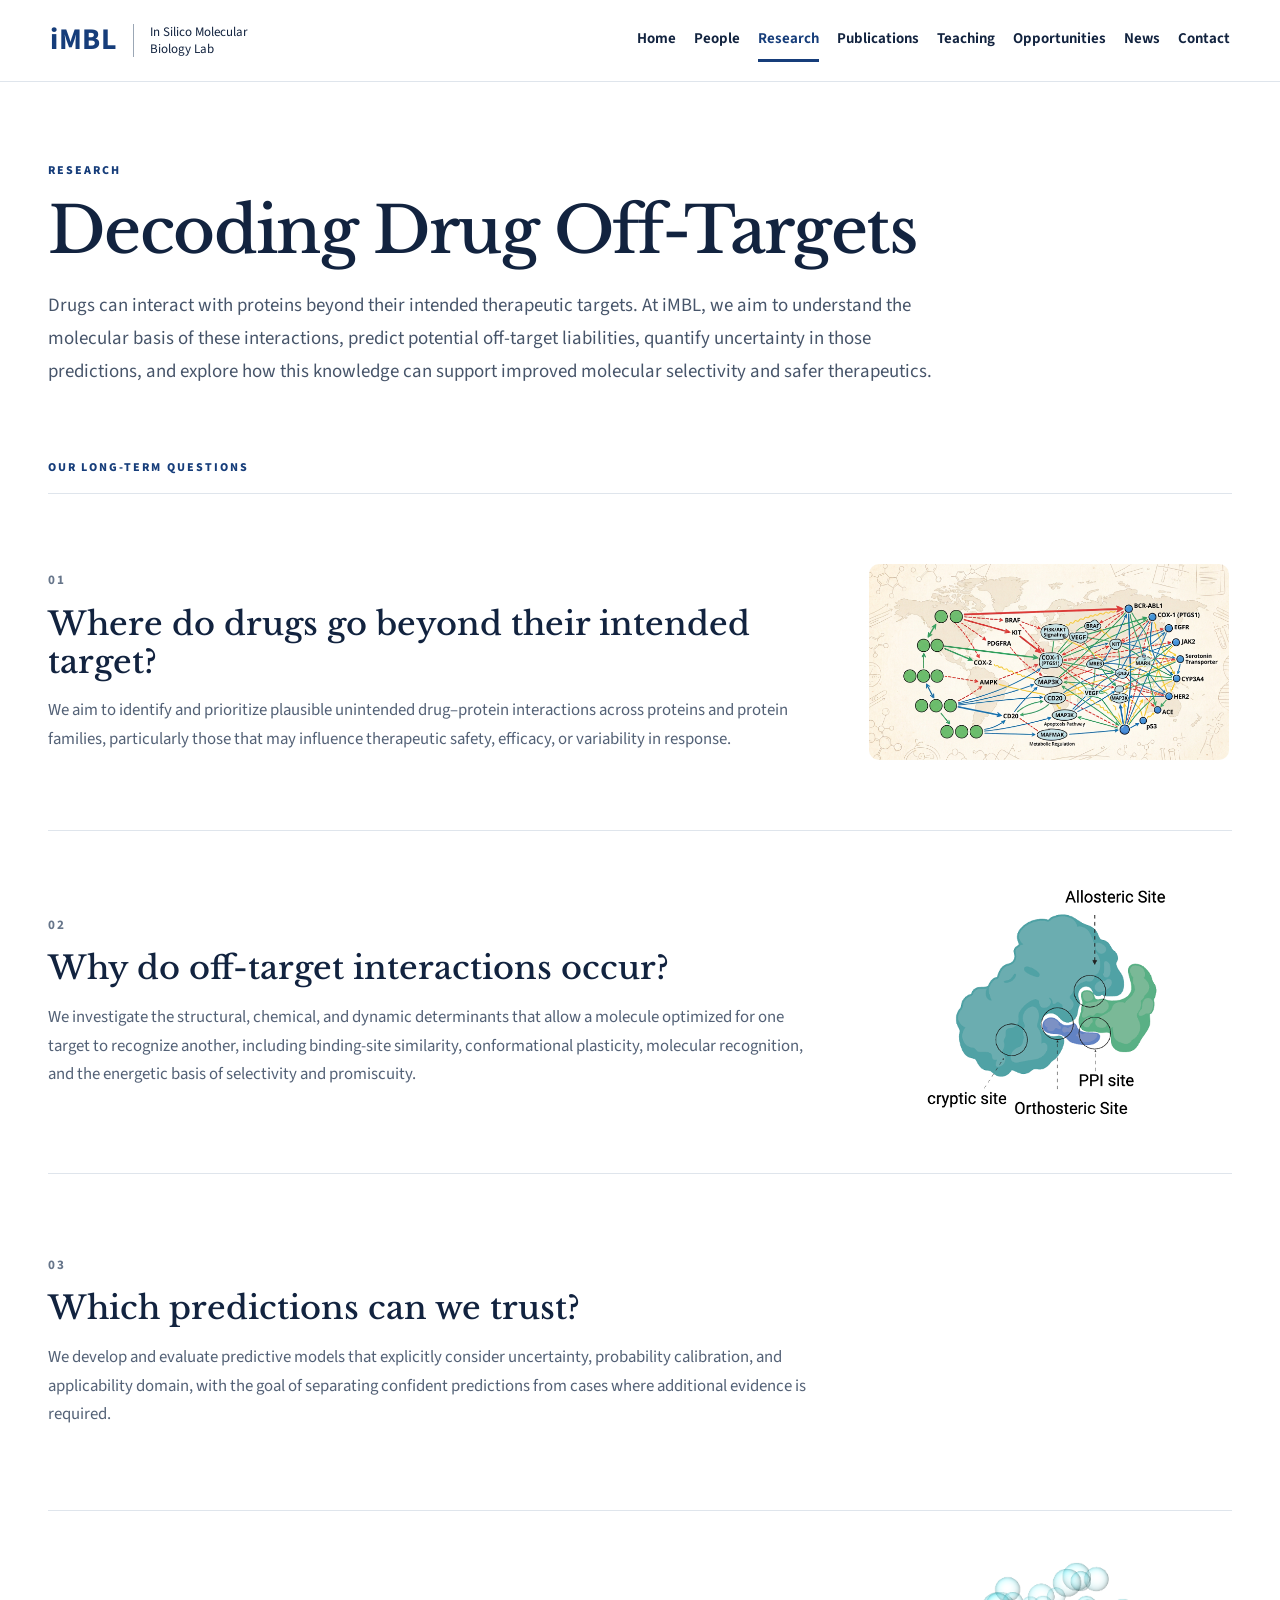
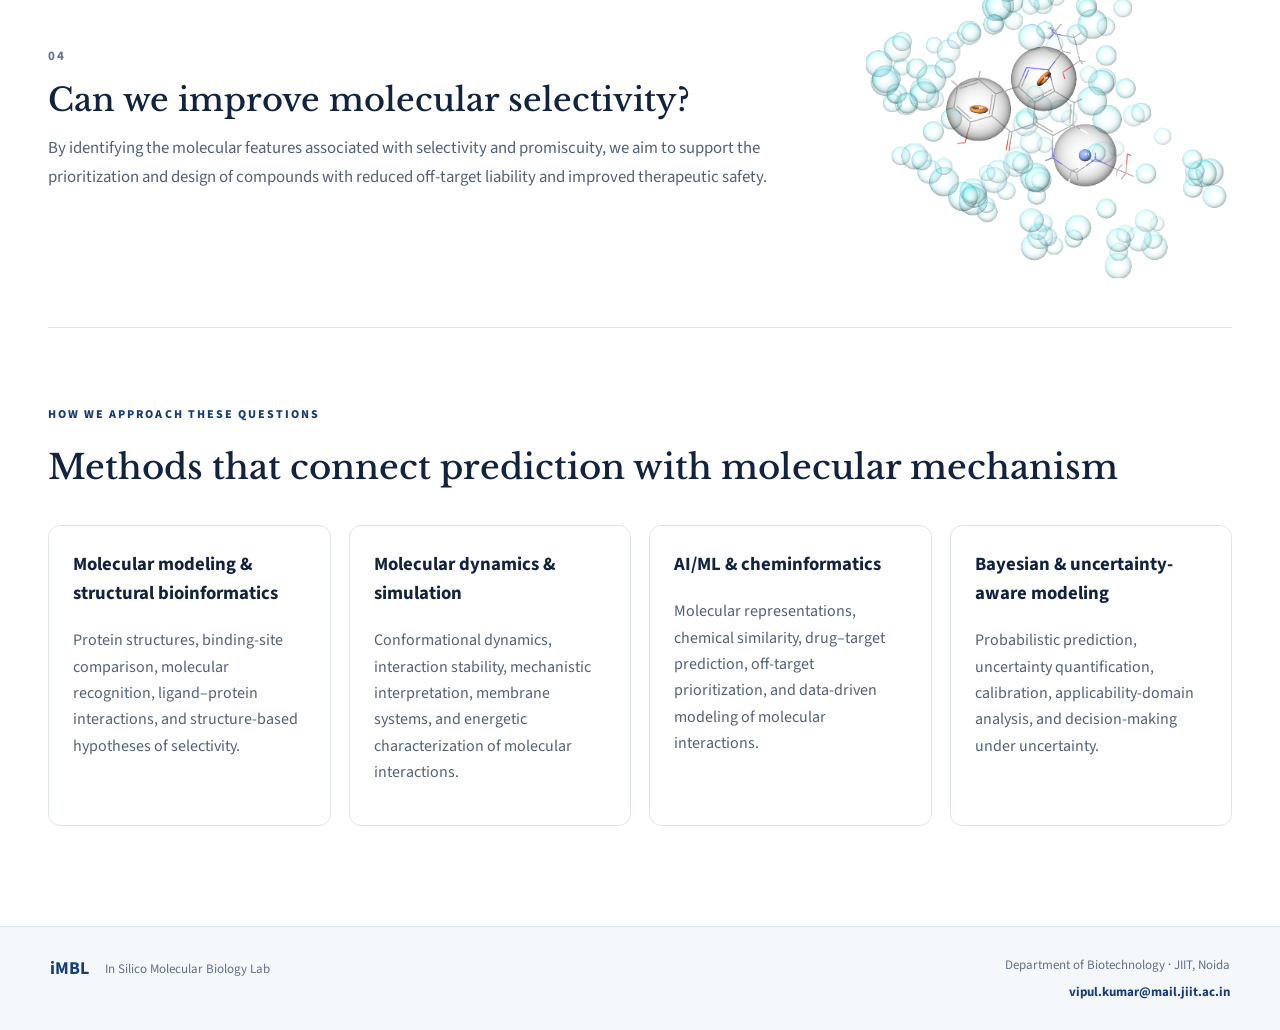
<file: research.html>
<!doctype html>
<html lang="en">
<head>
  <meta charset="utf-8">
  <meta name="viewport" content="width=device-width,initial-scale=1">
  <title>Research | iMBL</title>
  <meta name="description" content="iMBL research focuses on decoding drug off-targets through structural modeling, molecular simulations, AI/ML, cheminformatics, and Bayesian inference.">
  <link rel="preconnect" href="https://fonts.googleapis.com">
  <link rel="preconnect" href="https://fonts.gstatic.com" crossorigin>
  <link href="https://fonts.googleapis.com/css2?family=Libre+Baskerville:wght@400;700&family=Source+Sans+3:wght@400;600;700&display=swap" rel="stylesheet">
  <link rel="stylesheet" href="assets/style.css?v=4.8">

  <style>
    /* Research-page-only refinements */
    .research-page { max-width: 1240px; }

    .research-title {
      max-width: none !important;
      width: 100%;
      white-space: nowrap;
      font-size: clamp(2.7rem, 5.2vw, 5.2rem);
      line-height: 1.05;
      letter-spacing: -0.035em;
      margin-bottom: 24px;
    }

    .research-intro {
      max-width: 900px;
      font-size: 1.18rem;
      line-height: 1.75;
    }

    .question-section {
      margin-top: 70px;
    }

    .question-row {
      display: grid;
      grid-template-columns: minmax(0, 1.35fr) minmax(280px, .65fr);
      gap: 56px;
      align-items: center;
      padding: 48px 0;
      border-top: 1px solid #dfe5ec;
    }

    .question-row:last-child {
      border-bottom: 1px solid #dfe5ec;
    }

    .question-num {
      display: block;
      margin-bottom: 14px;
      font-size: .82rem;
      font-weight: 700;
      letter-spacing: .13em;
      color: #66758a;
    }

    .question-copy h2 {
      margin: 0 0 15px;
      max-width: 720px;
      font-size: clamp(1.65rem, 2.5vw, 2.55rem);
      line-height: 1.2;
    }

    .question-copy p {
      max-width: 760px;
      margin: 0;
      color: #536176;
      font-size: 1.05rem;
      line-height: 1.72;
    }

    .question-media {
      display: flex;
      align-items: center;
      justify-content: center;
      min-height: 240px;
    }

    .question-media img,
    .question-media video {
      display: block;
      max-width: 100%;
      max-height: 320px;
      width: auto;
      height: auto;
      border-radius: 10px;
    }

    .question-media.network img {
      image-rendering: auto;
      max-width: 360px;
      width: 100%;
    }

    .media-stack {
      display: grid;
      gap: 14px;
      justify-items: center;
    }

    .media-stack video {
      width: 100%;
      max-width: 340px;
    }

    .question-placeholder {
      width: 100%;
      min-height: 210px;
      border: 1px dashed #cbd4df;
      border-radius: 12px;
      display: flex;
      align-items: center;
      justify-content: center;
      padding: 24px;
      text-align: center;
      color: #7a8797;
      background: #fafbfd;
      font-size: .95rem;
    }

    .methods-block {
      margin-top: 78px;
    }

    .methods-grid {
      display: grid;
      grid-template-columns: repeat(4, 1fr);
      gap: 18px;
      margin-top: 28px;
    }

    .method-card {
      padding: 24px;
      border: 1px solid #dfe5ec;
      border-radius: 12px;
      background: #fff;
    }

    .method-card h3 { margin-top: 0; }
    .method-card p { color: #536176; line-height: 1.65; }


    .question-media video {
      width: 100%;
      max-width: 390px;
    }

    .question-media img[src$="molecular-selectivity.png"] {
      width: 100%;
      max-width: 390px;
    }

    @media (max-width: 900px) {
      .research-title {
        white-space: normal;
        font-size: clamp(2.45rem, 9vw, 4rem);
      }

      .question-row {
        grid-template-columns: 1fr;
        gap: 28px;
      }

      .question-media {
        justify-content: flex-start;
      }

      .methods-grid {
        grid-template-columns: repeat(2, 1fr);
      }
    }

    @media (max-width: 600px) {
      .methods-grid { grid-template-columns: 1fr; }
    }
  </style>
</head>

<body>
<header>
  <a class="brand" href="index.html"><b>iMBL</b><span>In Silico Molecular<br>Biology Lab</span></a>
  <nav>
    <a href="index.html">Home</a>
    <a href="people.html">People</a>
    <a class="active" href="research.html">Research</a>
    <a href="publications.html">Publications</a>
    <a href="teaching.html">Teaching</a>
    <a href="opportunities.html">Opportunities</a>
    <a href="news.html">News</a>
    <a href="contact.html">Contact</a>
  </nav>
</header>

<main class="page research-page">
  <p class="eyebrow">RESEARCH</p>
  <h1 class="research-title">Decoding Drug Off-Targets</h1>

  <p class="lead research-intro">
    Drugs can interact with proteins beyond their intended therapeutic targets.
    At iMBL, we aim to understand the molecular basis of these interactions,
    predict potential off-target liabilities, quantify uncertainty in those
    predictions, and explore how this knowledge can support improved molecular
    selectivity and safer therapeutics.
  </p>

  <section class="question-section">
    <p class="eyebrow">OUR LONG-TERM QUESTIONS</p>

    <article class="question-row">
      <div class="question-copy">
        <span class="question-num">01</span>
        <h2>Where do drugs go beyond their intended target?</h2>
        <p>
          We aim to identify and prioritize plausible unintended drug–protein
          interactions across proteins and protein families, particularly those
          that may influence therapeutic safety, efficacy, or variability in response.
        </p>
      </div>
      <div class="question-media network">
        <img src="assets/images/offtarget-network.png"
             alt="Network representation of drug interactions with intended and unintended protein targets">
      </div>
    </article>

    <article class="question-row">
      <div class="question-copy">
        <span class="question-num">02</span>
        <h2>Why do off-target interactions occur?</h2>
        <p>
          We investigate the structural, chemical, and dynamic determinants that
          allow a molecule optimized for one target to recognize another, including
          binding-site similarity, conformational plasticity, molecular recognition,
          and the energetic basis of selectivity and promiscuity.
        </p>
      </div>
      <div class="question-media">
        <img src="assets/images/binding-sites.png"
             alt="Orthosteric, allosteric, protein-protein interaction and cryptic binding sites">
      </div>
    </article>

    <article class="question-row">
      <div class="question-copy">
        <span class="question-num">03</span>
        <h2>Which predictions can we trust?</h2>
        <p>
          We develop and evaluate predictive models that explicitly consider
          uncertainty, probability calibration, and applicability domain, with
          the goal of separating confident predictions from cases where additional
          evidence is required.
        </p>
      </div>
      <div class="question-media">
        <video autoplay muted loop playsinline preload="metadata"
               aria-label="Molecular dynamics trajectory used to examine structural behavior and prediction confidence">
          <source src="assets/images/slc612-histidine.mp4" type="video/mp4">
        </video>
      </div>
    </article>

    <article class="question-row">
      <div class="question-copy">
        <span class="question-num">04</span>
        <h2>Can we improve molecular selectivity?</h2>
        <p>
          By identifying the molecular features associated with selectivity and
          promiscuity, we aim to support the prioritization and design of compounds
          with reduced off-target liability and improved therapeutic safety.
        </p>
      </div>
      <div class="question-media">
        <img src="assets/images/molecular-selectivity.png"
             alt="Molecular interaction environment illustrating features relevant to improving molecular selectivity">
      </div>
    </article>
  </section>

  <section class="methods-block">
    <p class="eyebrow">HOW WE APPROACH THESE QUESTIONS</p>
    <h2>Methods that connect prediction with molecular mechanism</h2>

    <div class="methods-grid">
      <article class="method-card">
        <h3>Molecular modeling &amp; structural bioinformatics</h3>
        <p>Protein structures, binding-site comparison, molecular recognition, ligand–protein interactions, and structure-based hypotheses of selectivity.</p>
      </article>

      <article class="method-card">
        <h3>Molecular dynamics &amp; simulation</h3>
        <p>Conformational dynamics, interaction stability, mechanistic interpretation, membrane systems, and energetic characterization of molecular interactions.</p>
      </article>

      <article class="method-card">
        <h3>AI/ML &amp; cheminformatics</h3>
        <p>Molecular representations, chemical similarity, drug–target prediction, off-target prioritization, and data-driven modeling of molecular interactions.</p>
      </article>

      <article class="method-card">
        <h3>Bayesian &amp; uncertainty-aware modeling</h3>
        <p>Probabilistic prediction, uncertainty quantification, calibration, applicability-domain analysis, and decision-making under uncertainty.</p>
      </article>
    </div>
  </section>
</main>

<footer>
  <div class="footer-brand"><b>iMBL</b><span>In Silico Molecular Biology Lab</span></div>
  <div class="footer-contact">
    <span>Department of Biotechnology · JIIT, Noida</span>
    <a href="mailto:vipul.kumar@mail.jiit.ac.in">vipul.kumar@mail.jiit.ac.in</a>
  </div>
</footer>
</body>
</html>
</file>
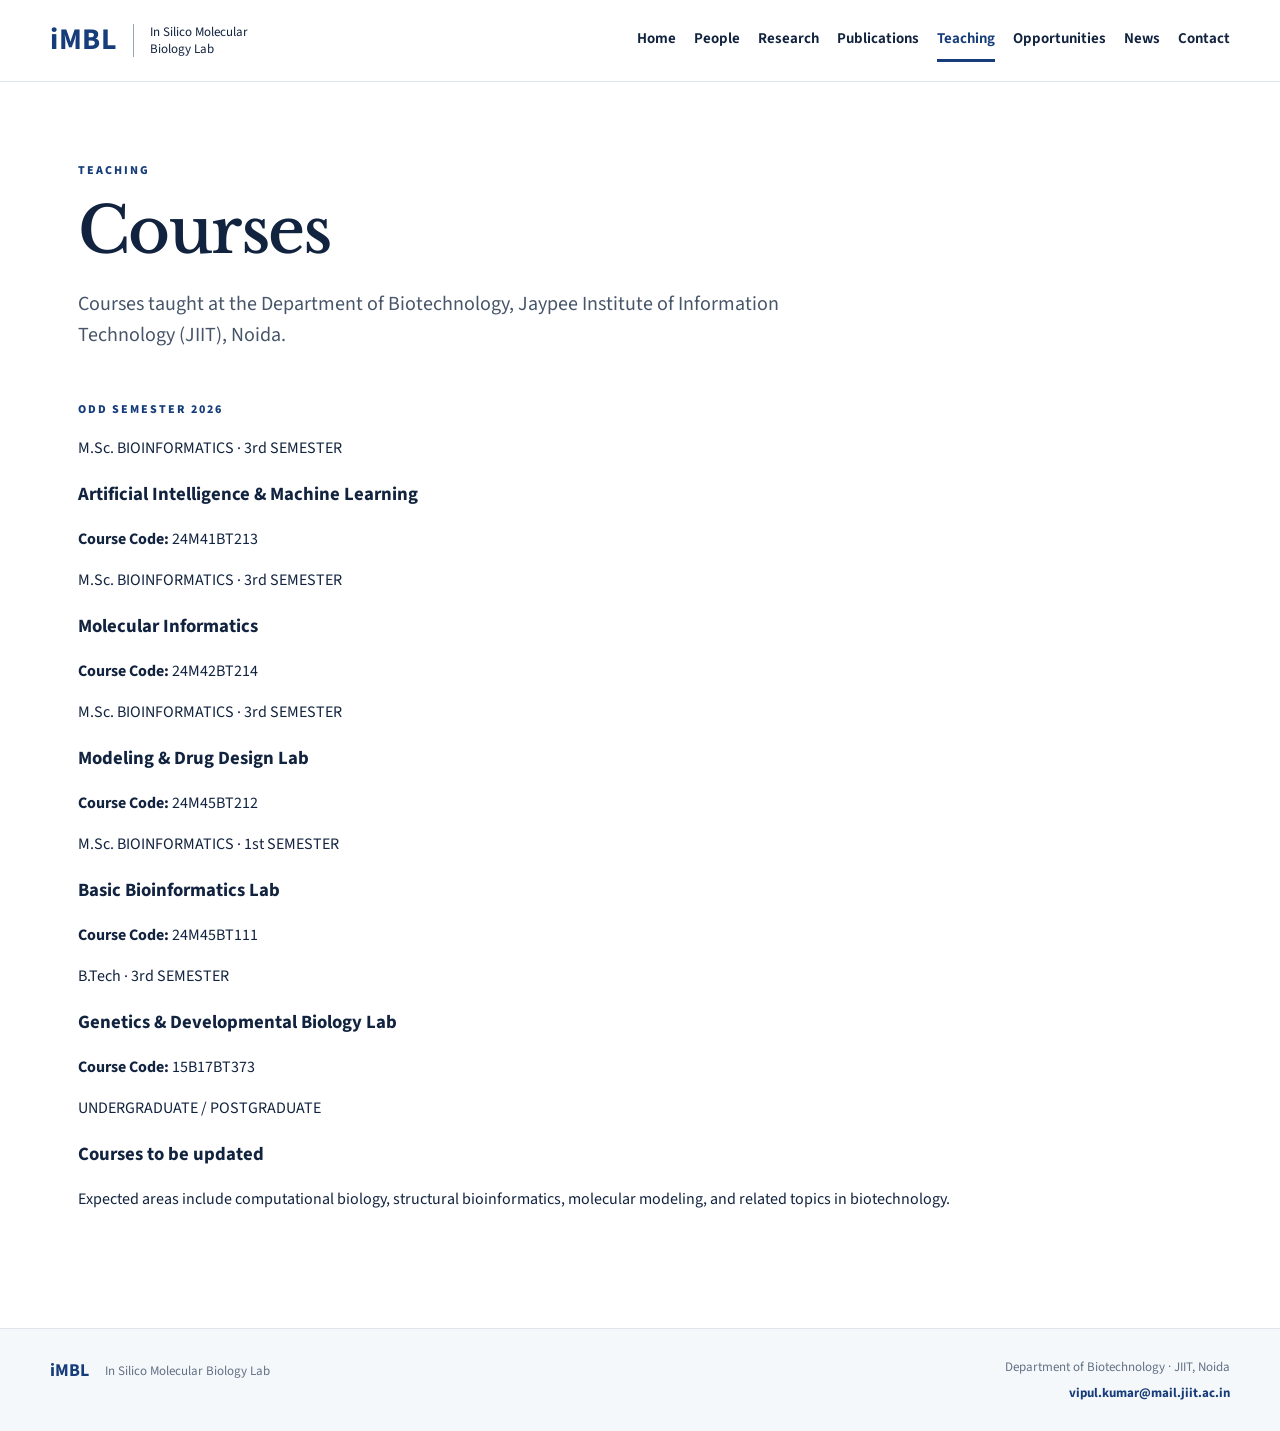
<file: teaching.html>
<!doctype html>
<html lang="en">
<head>
  <meta charset="utf-8">
  <meta name="viewport" content="width=device-width,initial-scale=1">
  <title>Teaching | iMBL</title>
  <link rel="preconnect" href="https://fonts.googleapis.com">
  <link rel="preconnect" href="https://fonts.gstatic.com" crossorigin>
  <link href="https://fonts.googleapis.com/css2?family=Libre+Baskerville:wght@400;700&family=Source+Sans+3:wght@400;600;700&display=swap" rel="stylesheet">
  <link rel="stylesheet" href="assets/style.css?v=4.0">
</head>
<body>
<header>
  <a class="brand" href="index.html"><b>iMBL</b><span>In Silico Molecular<br>Biology Lab</span></a>
  <nav>
    <a href="index.html">Home</a>
    <a href="people.html">People</a>
    <a href="research.html">Research</a>
    <a href="publications.html">Publications</a>
    <a class="active" href="teaching.html">Teaching</a>
    <a href="opportunities.html">Opportunities</a>
    <a href="news.html">News</a>
    <a href="contact.html">Contact</a>
  </nav>
</header>
<main class="page">
  <p class="eyebrow">TEACHING</p>
<h1>Courses</h1>
<p class="lead narrow">
  Courses taught at the Department of Biotechnology,
  Jaypee Institute of Information Technology (JIIT), Noida.
</p>

<p class="eyebrow" style="margin-top:50px">ODD SEMESTER 2026</p>

  <article>
    <p class="meta">M.Sc. BIOINFORMATICS · 3rd SEMESTER</p>
    <h3>Artificial Intelligence &amp; Machine Learning</h3>
    <p><strong>Course Code:</strong> 24M41BT213</p>
  </article>

  <article>
    <p class="meta">M.Sc. BIOINFORMATICS · 3rd SEMESTER</p>
    <h3>Molecular Informatics</h3>
    <p><strong>Course Code:</strong> 24M42BT214</p>
  </article>

  <article>
    <p class="meta">M.Sc. BIOINFORMATICS · 3rd SEMESTER</p>
    <h3>Modeling &amp; Drug Design Lab</h3>
    <p><strong>Course Code:</strong> 24M45BT212</p>
  </article>

  <article>
    <p class="meta">M.Sc. BIOINFORMATICS · 1st SEMESTER</p>
    <h3>Basic Bioinformatics Lab</h3>
    <p><strong>Course Code:</strong> 24M45BT111</p>
  </article>

  <article>
    <p class="meta">B.Tech · 3rd SEMESTER</p>
    <h3>Genetics &amp; Developmental Biology Lab</h3>
    <p><strong>Course Code:</strong> 15B17BT373</p>
  </article>

  </div>
    
    <article>
      <p class="meta">UNDERGRADUATE / POSTGRADUATE</p>
      <h3>Courses to be updated</h3>
      <p>Expected areas include computational biology, structural bioinformatics, molecular modeling, and related topics in biotechnology.</p>
    </article>
  </div>
</main>
<footer>
  <div class="footer-brand"><b>iMBL</b><span>In Silico Molecular Biology Lab</span></div>
  <div class="footer-contact">
    <span>Department of Biotechnology · JIIT, Noida</span>
    <a href="mailto:vipul.kumar@mail.jiit.ac.in">vipul.kumar@mail.jiit.ac.in</a>
  </div>
</footer>
</body>
</html>
</file>
<file: assets/style.css>
:root{--ink:#12233f;--blue:#163d7a;--muted:#657185;--line:#dfe5ec;--wash:#f5f8fb;--accent:#6aa36f;--max:1180px}
*{box-sizing:border-box}
body{margin:0;color:var(--ink);font-family:"Source Sans 3",ui-sans-serif,-apple-system,BlinkMacSystemFont,"Segoe UI",sans-serif;line-height:1.55;background:#fff}
a{color:inherit}
header{min-height:82px;display:flex;align-items:center;justify-content:space-between;gap:24px;padding:12px max(28px,calc((100vw - var(--max))/2));border-bottom:1px solid var(--line);position:sticky;top:0;background:rgba(255,255,255,.96);backdrop-filter:blur(10px);z-index:5}
.brand{display:flex;align-items:center;gap:16px;text-decoration:none;flex-shrink:0}
.brand b{font-size:30px;letter-spacing:.02em;color:var(--blue)}
.brand span{border-left:1px solid #9ba7b5;padding-left:16px;font-size:13px;line-height:1.25}
nav{display:flex;gap:18px;flex-wrap:wrap;justify-content:flex-end}
nav a{text-decoration:none;font-size:15px;font-weight:650;padding:8px 0;border-bottom:3px solid transparent}
nav a:hover,nav a.active{color:var(--blue);border-color:var(--blue)}
main{min-height:70vh}
.hero{max-width:var(--max);margin:auto;padding:90px 28px 80px;display:grid;grid-template-columns:1.25fr .75fr;gap:70px;align-items:center}
.eyebrow{font-size:12px;letter-spacing:.17em;font-weight:800;color:var(--blue);margin:0 0 16px}
.hero h1,.page>h1{font-family:"Libre Baskerville",Georgia,serif;font-weight:500;font-size:clamp(42px,5vw,68px);line-height:1.06;letter-spacing:-.025em;margin:0 0 25px;max-width:900px}
.lead{font-size:20px;color:#47556a;max-width:760px}
.narrow{max-width:760px}
.actions{display:flex;align-items:center;gap:24px;margin-top:35px}
.button{display:inline-block;background:var(--blue);color:white;text-decoration:none;padding:13px 19px;border-radius:3px;font-weight:700;font-size:14px}
.secondary{background:white;color:var(--blue);border:1px solid var(--blue)}
.textlink{font-weight:750;color:var(--blue);text-decoration:none}
.section{max-width:var(--max);margin:auto;padding:80px 28px}
.section h2,.page h2{font-family:"Libre Baskerville",Georgia,serif;font-size:34px;font-weight:500;margin:0 0 32px}
.cards{display:grid;grid-template-columns:repeat(3,1fr);gap:22px}
.cards.two{grid-template-columns:repeat(2,1fr);margin-top:50px}
.cards.three{grid-template-columns:repeat(3,1fr);margin-top:40px}
.cards article{border:1px solid var(--line);padding:30px;background:white}
.cards h3{font-size:19px;margin:12px 0 10px}
.cards p,.aboutgrid p,.research-list p,.pi p,.empty p,.team-block p,.update-card p,.teaching-list p,.contact-grid p,.news-list p{color:#536176}
.num{font-family:"Libre Baskerville",Georgia,serif;color:#98a8ba;font-size:28px}
.band{background:var(--ink);color:white;padding:60px max(28px,calc((100vw - var(--max))/2));display:grid;grid-template-columns:1fr 1fr;gap:70px;align-items:center}
.band .eyebrow{color:#9dc6ff}
.band h2{font-family:"Libre Baskerville",Georgia,serif;font-size:38px;font-weight:500;margin:0}
.band>p{color:#d4dce8;font-size:18px}
.split{display:grid;grid-template-columns:1fr 1fr;gap:90px}
.page{max-width:var(--max);margin:auto;padding:80px 28px 100px}
.research-list{margin-top:70px;border-top:1px solid var(--line)}
.research-list article{display:grid;grid-template-columns:80px 1fr;gap:20px;padding:34px 0;border-bottom:1px solid var(--line)}
.research-list article>b{font-family:"Libre Baskerville",Georgia,serif;font-size:24px;color:#9aa8b8}
.research-list h2{margin:0 0 10px}
.pi{display:grid;grid-template-columns:300px 1fr;gap:55px;margin-top:50px;align-items:start;max-width:950px}
.pi img{width:100%;aspect-ratio:4/5;object-fit:cover;border-radius:3px}
.pi h2{font-size:40px;margin-bottom:6px}
.role{font-weight:700;color:var(--blue)!important}
.links{display:flex;gap:22px;margin-top:25px;flex-wrap:wrap}
.links a{color:var(--blue);font-weight:750}
.empty,.team-block{margin-top:80px;border-top:1px solid var(--line);padding-top:50px}
.team-block h2{margin-bottom:14px}
.team-placeholder{padding:22px 24px;background:var(--wash);border:1px dashed #c5ced9;color:#536176;max-width:720px}
.aboutgrid{display:grid;grid-template-columns:1fr 1fr;gap:50px;margin-top:55px}
footer{border-top:1px solid var(--line);background:var(--wash);padding:28px max(28px,calc((100vw - var(--max))/2));display:flex;gap:28px;align-items:flex-start;justify-content:space-between;font-size:13px;color:#637085;flex-wrap:wrap}
.footer-brand{display:flex;gap:16px;align-items:center}
.footer-brand b{color:var(--blue);font-size:18px}
.footer-contact{display:grid;gap:6px;text-align:right}
.footer-contact a{color:var(--blue);font-weight:700;text-decoration:none}
@media(max-width:980px){
  header{flex-direction:column;align-items:flex-start;padding:16px 22px}
  .brand span{display:none}
  nav{gap:12px;justify-content:flex-start}
  nav a{padding:4px 0;font-size:13px}
}
@media(max-width:850px){
  .hero{grid-template-columns:1fr;padding-top:60px}
  .cards,.cards.two,.cards.three,.split,.band,.aboutgrid,.home-grid,.contact-grid{grid-template-columns:1fr}
  .pi{grid-template-columns:1fr}
  .pi img{max-width:300px}
  .band{gap:20px}
  .footer-contact{text-align:left}
  .hero h1,.page>h1{font-size:44px}
}

/* Research media cards */
.research-cards article{padding:0 26px 28px;overflow:hidden}
.research-media{height:132px;margin:0 -26px 22px;background:#f7f9fc;border-bottom:1px solid var(--line);display:flex;align-items:center;justify-content:center;overflow:hidden}
.research-media img,.research-media video{display:block;width:100%;height:100%;object-fit:contain;padding:8px}
.research-media video{object-fit:contain;padding:0;background:#0a0e15}
.research-media.compact img{width:82%;height:82%;padding:0}
@media(max-width:850px){.research-media{height:150px}}

/* Research page: text left, media right, no frames */
.research-page{max-width:1100px}
.research-themes{margin-top:60px;display:grid;gap:0}
.research-theme{
  display:grid;
  grid-template-columns:minmax(280px,1fr) minmax(280px,1.05fr);
  gap:48px;
  align-items:center;
  padding:48px 0;
  border-bottom:1px solid var(--line);
}
.research-theme:last-child{border-bottom:0}
.research-theme-copy{max-width:520px}
.theme-num{display:block;font-family:"Libre Baskerville",Georgia,serif;font-size:28px;color:#98a8ba;margin-bottom:8px}
.research-theme h2{font-family:"Libre Baskerville",Georgia,serif;font-size:28px;font-weight:500;margin:0 0 14px;line-height:1.2}
.research-theme-copy p{margin:0;color:#536176;font-size:16px;line-height:1.65}
.theme-media{margin:0;padding:0;background:transparent;border:0}
.theme-media img,.theme-media video{
  display:block;
  width:100%;
  height:auto;
  max-height:340px;
  object-fit:contain;
  object-position:center;
  background:transparent;
}
.theme-media-video video{max-height:360px}
.research-theme-scales{
  grid-template-columns:1fr;
  gap:28px;
  align-items:start;
}
.research-theme-scales .research-theme-copy{max-width:760px}
.theme-media-scales img{
  width:100%;
  max-width:100%;
  max-height:none;
  height:auto;
  object-fit:contain;
}
@media(max-width:850px){
  .research-theme{grid-template-columns:1fr;gap:22px;padding:36px 0}
  .research-theme h2{font-size:24px}
  .theme-media img,.theme-media video{max-height:280px}
}

/* Home: Dhanjal-like welcome + updates + contact */
.hero-v32{display:block;max-width:var(--max);margin:auto;padding:68px 28px 28px}
.hero-v32 .hero-copy{max-width:920px;margin:0 auto;text-align:center}
.hero-v32 .hero-copy .lead{margin-left:auto;margin-right:auto}
.hero-v32 .actions{justify-content:center}
.inst-logo{display:block;width:96px;height:auto;margin:0 auto 22px;object-fit:contain}
.home-grid{max-width:var(--max);margin:0 auto;padding:28px 28px 90px;display:grid;grid-template-columns:1.4fr .85fr;gap:40px;align-items:start}
.updates-panel,.contact-panel{border:1px solid var(--line);background:#fff;padding:28px 30px}
.updates-panel h2,.contact-panel h2{font-size:26px;margin:0 0 22px}
.update-card{padding:0 0 22px;margin:0 0 22px;border-bottom:1px solid var(--line)}
.update-card:last-child{border-bottom:0;margin:0;padding:0}
.update-card .eyebrow{margin-bottom:8px}
.update-card h3{font-size:17px;margin:0 0 8px;line-height:1.35}
.update-card p{margin:0;font-size:15px}
.contact-panel p{margin:0 0 12px;font-size:15px}
.contact-panel .label{display:block;font-size:12px;letter-spacing:.12em;font-weight:800;color:var(--blue);margin-bottom:4px}
.contact-panel a{color:var(--blue);font-weight:700}

/* Publications */
.publications-page{max-width:1050px}
.pub-jump{display:flex;gap:12px;flex-wrap:wrap;margin:35px 0 65px}
.pub-jump a{font-size:13px;font-weight:750;color:var(--blue);text-decoration:none;border:1px solid var(--line);padding:9px 13px;border-radius:999px;background:#fff}
.publication-section{scroll-margin-top:110px}
.section-heading{border-bottom:2px solid var(--ink);padding-bottom:15px;margin-bottom:12px}
.section-heading h2{margin:0;font-size:31px}
.pub-year{display:grid;grid-template-columns:115px 1fr;gap:35px;border-bottom:1px solid var(--line);padding:42px 0}
.pub-year>h2{font-family:"Libre Baskerville",Georgia,serif;font-size:35px;color:var(--blue);margin:0}
.pub-year-list{display:grid;gap:0}
.pub-entry{padding:0 0 27px;margin:0 0 27px;border-bottom:1px solid #edf0f4}
.pub-entry:last-child{border-bottom:0;margin-bottom:0;padding-bottom:0}
.pub-entry h3,.pub-status-entry h3{font-size:17px;line-height:1.4;margin:0 0 7px;color:var(--ink)}
.pub-entry p,.pub-status-entry p{margin:3px 0;color:#526075;font-size:14px}
.pub-authors strong,.pub-status-entry strong{color:var(--ink)}
.pub-venue i{color:#39495f}
.pub-note{font-size:12px;color:#7a8797;margin-top:6px}
.secondary-pubs{margin-top:85px}
.pub-status-list{border-top:1px solid var(--line)}
.pub-status-entry{display:grid;grid-template-columns:90px 1fr;gap:25px;padding:25px 0;border-bottom:1px solid var(--line)}
.pub-status-entry>span{font-weight:800;color:var(--blue)}
.publication-footer{margin-top:65px;padding:28px;background:var(--wash);display:flex;align-items:center;justify-content:space-between;gap:25px}
.publication-footer p{margin:0;color:#536176}
.pub-profile-links{display:flex;gap:12px;flex-wrap:wrap}
@media(max-width:700px){
  .pub-year{grid-template-columns:1fr;gap:12px;padding:32px 0}
  .pub-year>h2{font-size:30px}
  .pub-status-entry{grid-template-columns:1fr;gap:5px}
  .publication-footer{align-items:flex-start;flex-direction:column}
}

/* Teaching / News / Contact */
.teaching-list,.news-list{margin-top:45px;border-top:1px solid var(--line)}
.teaching-list article,.news-list article{padding:28px 0;border-bottom:1px solid var(--line)}
.teaching-list h3,.news-list h3{margin:0 0 8px;font-size:20px}
.teaching-list .meta,.news-list .meta,.media-articles .meta,.media-video .meta{font-size:13px;font-weight:700;color:var(--blue);margin:0 0 10px}
.contact-grid{display:grid;grid-template-columns:1fr 1fr;gap:50px;margin-top:50px}
.contact-grid h2{font-size:26px;margin-bottom:16px}
.contact-grid a{color:var(--blue);font-weight:700}
.map-note{margin-top:18px;display:inline-block}

/* Media & outreach */
.news-jump{display:flex;gap:12px;flex-wrap:wrap;margin:30px 0 50px}
.news-jump a{font-size:13px;font-weight:750;color:var(--blue);text-decoration:none;border:1px solid var(--line);padding:9px 13px;border-radius:999px;background:#fff}
.media-section,.lab-news-section{scroll-margin-top:110px}
.media-section{margin-bottom:70px}
.media-intro{max-width:760px;color:#536176;margin:-10px 0 35px}
.media-subhead{font-family:"Libre Baskerville",Georgia,serif;font-size:24px;font-weight:500;margin:40px 0 20px}
.media-videos{display:grid;grid-template-columns:1fr 1fr;gap:28px}
.media-video .meta{margin:14px 0 6px}
.media-video h3{font-size:18px;margin:0 0 8px;line-height:1.35}
.media-video p{margin:0}
.video-frame{position:relative;width:100%;aspect-ratio:16/9;background:#0a0e15;border:1px solid var(--line);overflow:hidden}
.video-frame iframe{position:absolute;inset:0;width:100%;height:100%;border:0}
.media-articles{display:grid;grid-template-columns:1fr 1fr;gap:22px}
.media-articles article{border:1px solid var(--line);padding:26px 28px;background:#fff}
.media-articles h3{font-size:18px;line-height:1.35;margin:0 0 10px}
.media-articles p{margin:0 0 14px;color:#536176}
.lab-news-section .news-list{margin-top:20px}
@media(max-width:850px){
  .media-videos,.media-articles{grid-template-columns:1fr}
}
</file>
